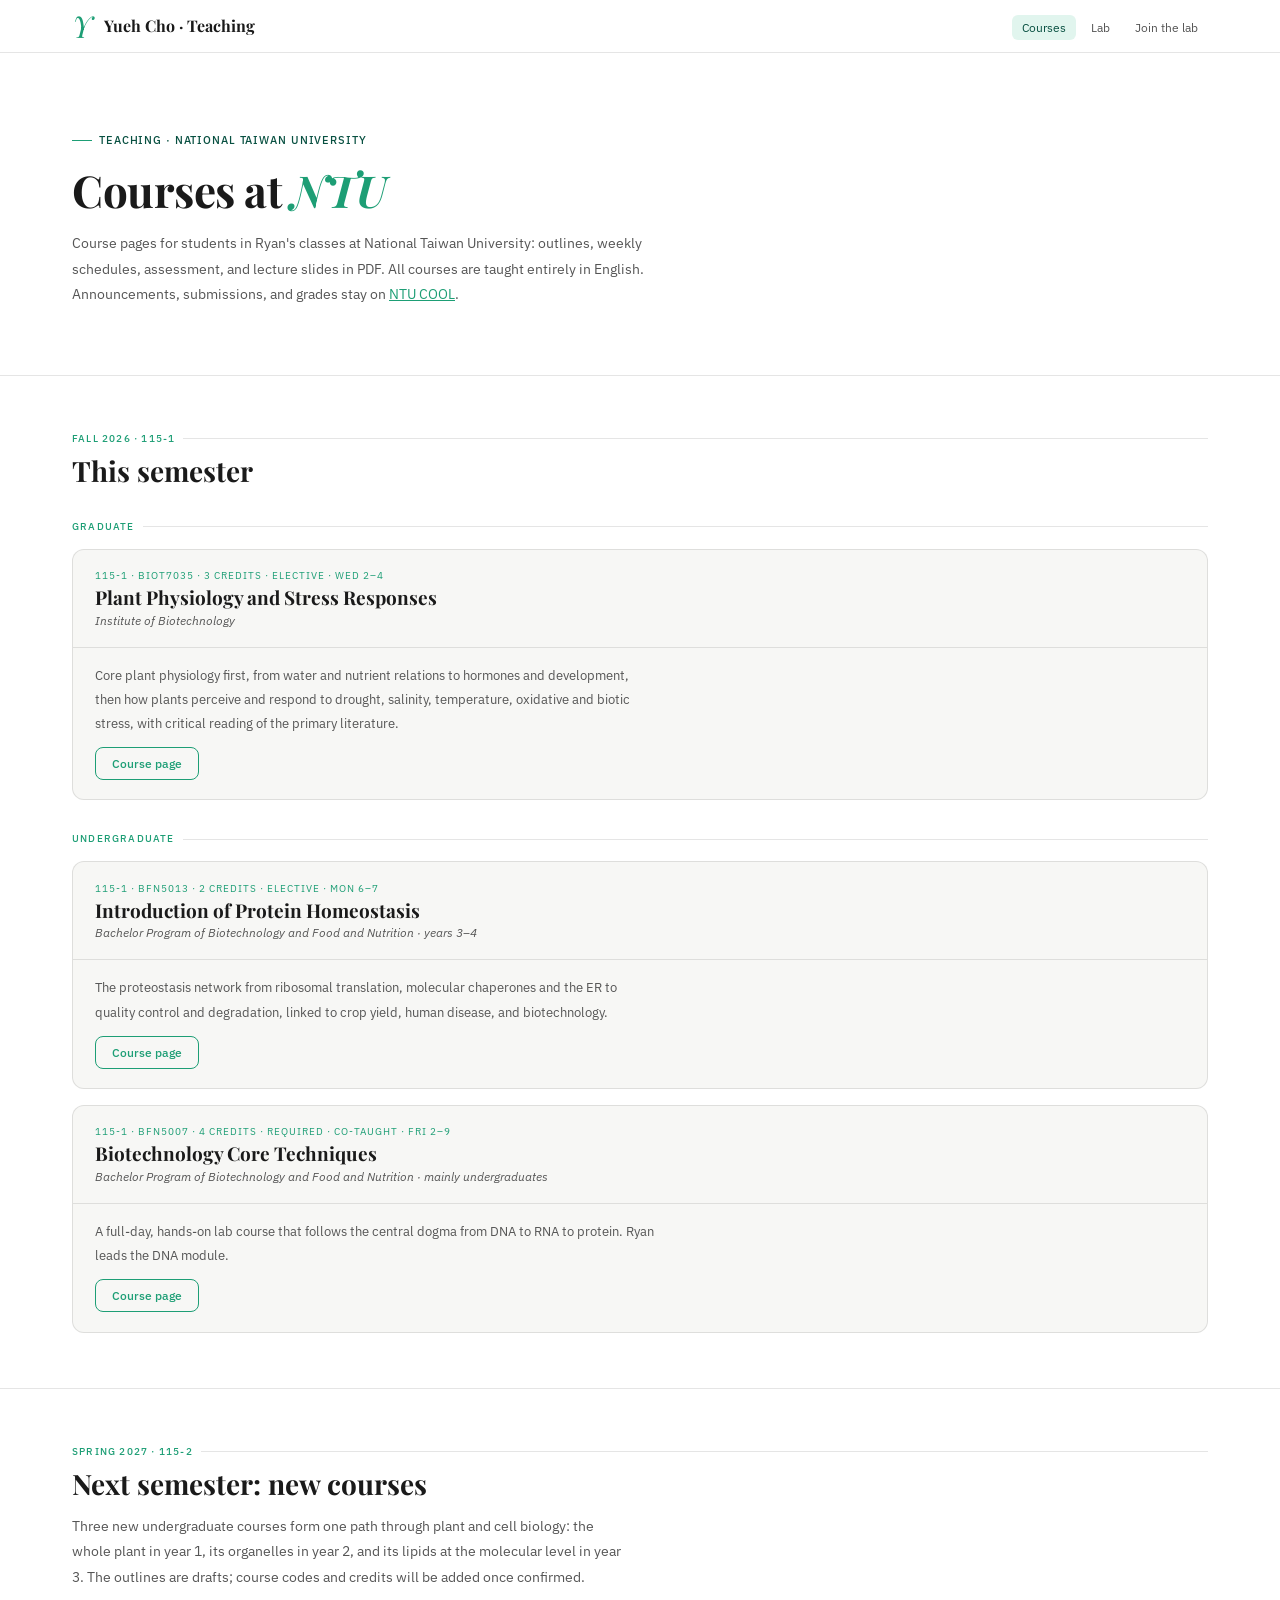
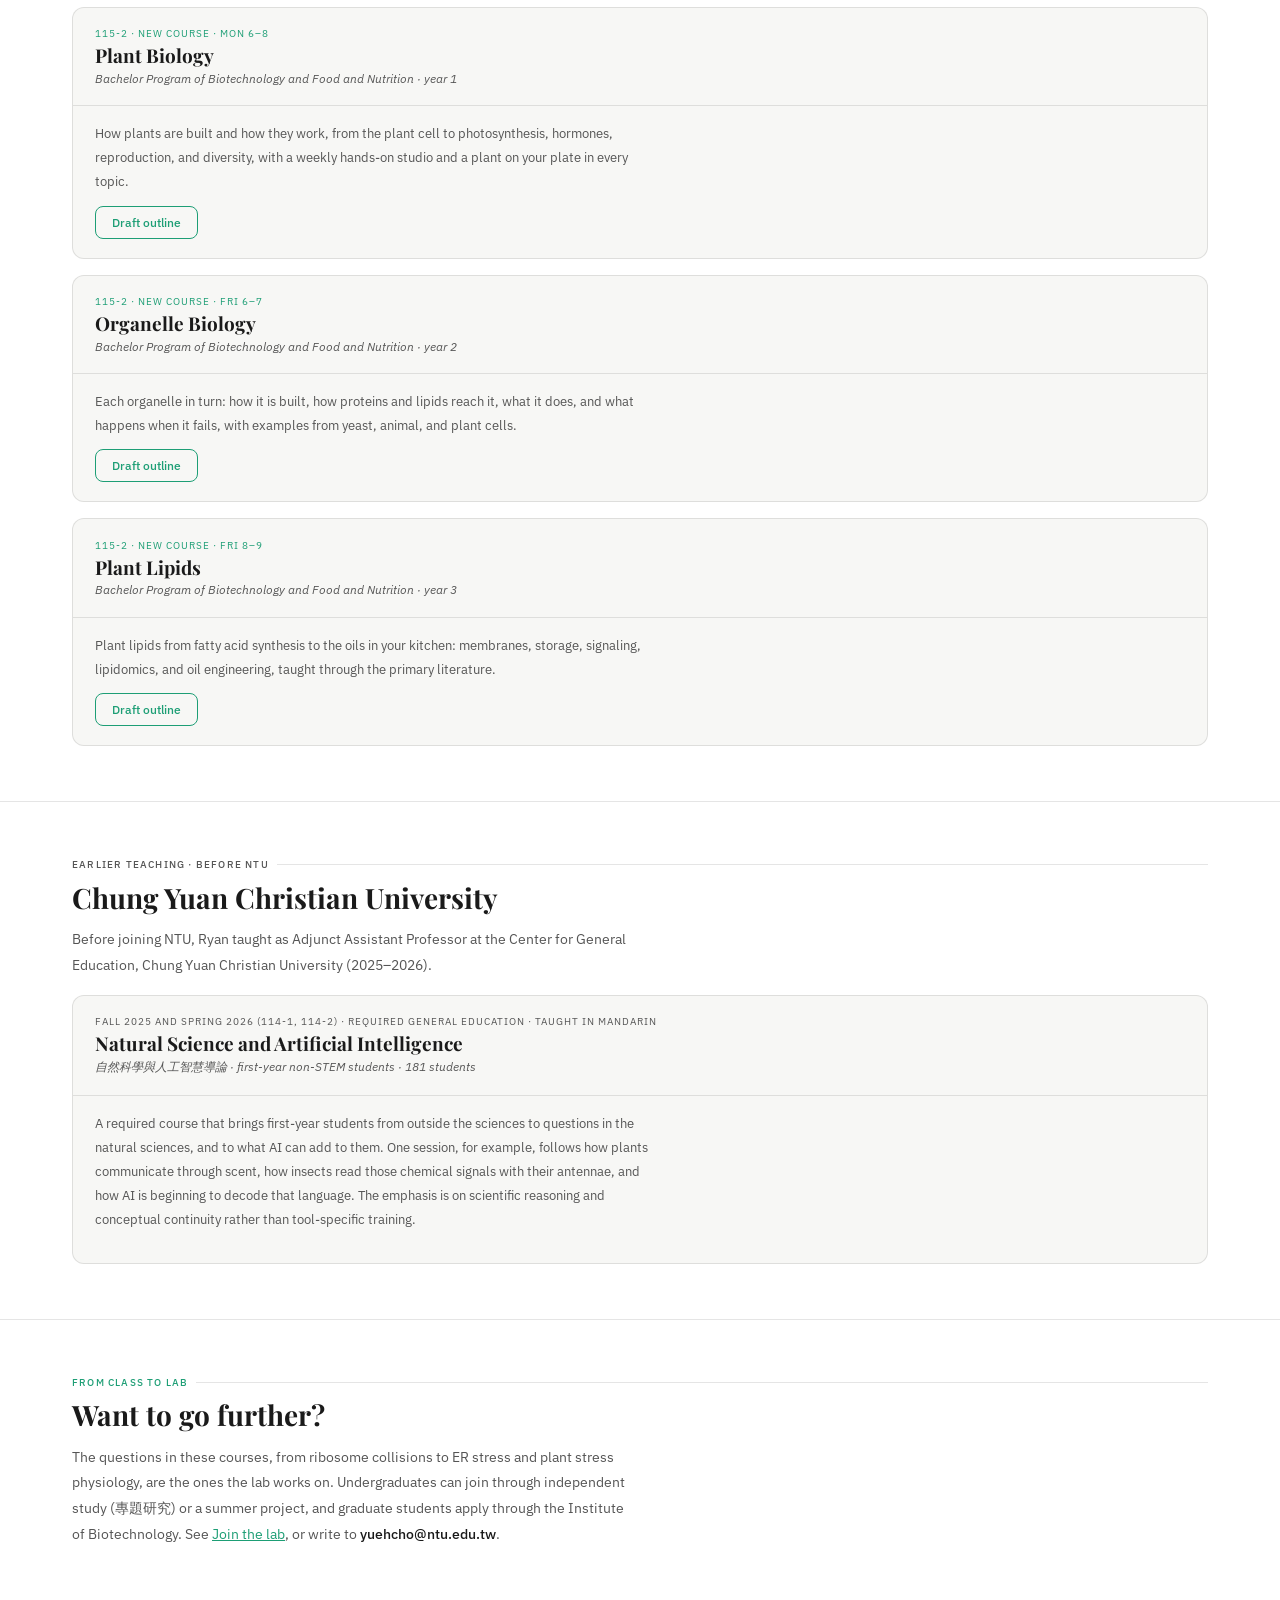
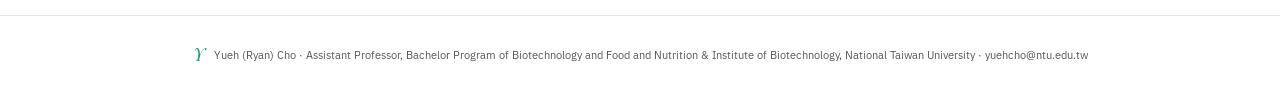
<file: index.html>
<!DOCTYPE html>
<html lang="en">
<head>
<meta charset="UTF-8">
<meta name="viewport" content="width=device-width, initial-scale=1.0">
<title>Teaching · Yueh Cho, National Taiwan University</title>
<meta name="description" content="Course pages for Yueh (Ryan) Cho's classes at National Taiwan University: outlines, weekly schedules, assessment, and lecture slides. All courses are taught in English.">
<meta name="robots" content="index, follow">
<meta name="color-scheme" content="light dark">
<meta name="author" content="Yueh Cho">
<link rel="canonical" href="https://yuehryancho.github.io/teaching/">
<link rel="icon" type="image/png" sizes="32x32" href="/teaching/favicon-32.png">
<link rel="icon" type="image/png" sizes="192x192" href="/teaching/favicon-192.png">
<link rel="apple-touch-icon" href="/teaching/apple-touch-icon.png">
<meta property="og:title" content="Teaching · Yueh Cho">
<meta property="og:description" content="Course pages for Yueh (Ryan) Cho's classes at National Taiwan University.">
<meta property="og:type" content="website">
<meta property="og:url" content="https://yuehryancho.github.io/teaching/">
<meta property="og:locale" content="en_US">
<meta property="og:image" content="https://yuehryancho.github.io/teaching/og-card.jpg">
<meta property="og:image:width" content="1200">
<meta property="og:image:height" content="630">
<meta property="og:image:alt" content="Courses at NTU: course pages by Yueh (Ryan) Cho, taught entirely in English">
<meta name="twitter:card" content="summary_large_image">
<meta name="twitter:title" content="Teaching · Yueh Cho">
<meta name="twitter:description" content="Course pages for Yueh (Ryan) Cho's classes at National Taiwan University.">
<meta name="twitter:site" content="@RyanYuehCho">
<meta name="twitter:creator" content="@RyanYuehCho">
<meta name="twitter:image" content="https://yuehryancho.github.io/teaching/og-card.jpg">
<link rel="preconnect" href="https://fonts.googleapis.com">
<link rel="preconnect" href="https://fonts.gstatic.com" crossorigin>
<link href="https://fonts.googleapis.com/css2?family=Playfair+Display:ital,wght@0,400;0,700;1,400&family=IBM+Plex+Sans:wght@300;400;500&display=swap" rel="stylesheet">
<link rel="stylesheet" href="assets/site.css">
</head>
<body>
<div class="site">

<nav aria-label="Main">
  <a class="nav-wordmark" href="./">
    <span class="nav-y"><i>Y</i></span>
    <span class="nav-name">Yueh Cho · Teaching</span>
  </a>
  <ul class="nav-links">
    <li><a href="./" aria-current="page">Courses</a></li>
    <li><a href="https://yuehryancho.github.io/lab/">Lab</a></li>
    <li><a href="https://yuehryancho.github.io/lab/#join">Join the lab</a></li>
  </ul>
</nav>

<header class="hero">
  <div class="hero-eyebrow"><span class="eyebrow-line"></span><span>Teaching · National Taiwan University</span></div>
  <h1>Courses at <em>NTU</em></h1>
  <p class="hero-sub">Course pages for students in Ryan's classes at National Taiwan University: outlines, weekly schedules, assessment, and lecture slides in PDF. All courses are taught entirely in English. Announcements, submissions, and grades stay on <a href="https://cool.ntu.edu.tw/">NTU COOL</a>.</p>
</header>

<section class="page-section" aria-labelledby="fall-2026">
  <div class="sl">Fall 2026 · 115-1</div>
  <h2 id="fall-2026">This semester</h2>

  <div class="out-section">
    <div class="sl">Graduate</div>
    <div class="proj-list">
      <article class="proj">
        <div class="proj-header">
          <div class="proj-num">115-1 · BIOT7035 · 3 credits · Elective · Wed 2–4</div>
          <h3 class="proj-title"><a href="biot7035/">Plant Physiology and Stress Responses</a></h3>
          <div class="proj-sub">Institute of Biotechnology</div>
        </div>
        <div class="proj-body">
          <p>Core plant physiology first, from water and nutrient relations to hormones and development, then how plants perceive and respond to drought, salinity, temperature, oxidative and biotic stress, with critical reading of the primary literature.</p>
          <a class="btn-o" href="biot7035/">Course page</a>
        </div>
      </article>
    </div>
  </div>

  <div class="out-section">
    <div class="sl">Undergraduate</div>
    <div class="proj-list">
      <article class="proj">
        <div class="proj-header">
          <div class="proj-num">115-1 · BFN5013 · 2 credits · Elective · Mon 6–7</div>
          <h3 class="proj-title"><a href="bfn5013/">Introduction of Protein Homeostasis</a></h3>
          <div class="proj-sub">Bachelor Program of Biotechnology and Food and Nutrition · years 3–4</div>
        </div>
        <div class="proj-body">
          <p>The proteostasis network from ribosomal translation, molecular chaperones and the ER to quality control and degradation, linked to crop yield, human disease, and biotechnology.</p>
          <a class="btn-o" href="bfn5013/">Course page</a>
        </div>
      </article>
      <article class="proj">
        <div class="proj-header">
          <div class="proj-num">115-1 · BFN5007 · 4 credits · Required · Co-taught · Fri 2–9</div>
          <h3 class="proj-title"><a href="bfn5007/">Biotechnology Core Techniques</a></h3>
          <div class="proj-sub">Bachelor Program of Biotechnology and Food and Nutrition · mainly undergraduates</div>
        </div>
        <div class="proj-body">
          <p>A full-day, hands-on lab course that follows the central dogma from DNA to RNA to protein. Ryan leads the DNA module.</p>
          <a class="btn-o" href="bfn5007/">Course page</a>
        </div>
      </article>
    </div>
  </div>
</section>

<section class="page-section" aria-labelledby="spring-2027">
  <div class="sl">Spring 2027 · 115-2</div>
  <h2 id="spring-2027">Next semester: new courses</h2>
  <p>Three new undergraduate courses form one path through plant and cell biology: the whole plant in year 1, its organelles in year 2, and its lipids at the molecular level in year 3. The outlines are drafts; course codes and credits will be added once confirmed.</p>
  <div class="proj-list">
    <article class="proj">
      <div class="proj-header">
        <div class="proj-num">115-2 · New course · Mon 6–8</div>
        <h3 class="proj-title"><a href="plant-biology/">Plant Biology</a></h3>
        <div class="proj-sub">Bachelor Program of Biotechnology and Food and Nutrition · year 1</div>
      </div>
      <div class="proj-body">
        <p>How plants are built and how they work, from the plant cell to photosynthesis, hormones, reproduction, and diversity, with a weekly hands-on studio and a plant on your plate in every topic.</p>
        <a class="btn-o" href="plant-biology/">Draft outline</a>
      </div>
    </article>
    <article class="proj">
      <div class="proj-header">
        <div class="proj-num">115-2 · New course · Fri 6–7</div>
        <h3 class="proj-title"><a href="organelle-biology/">Organelle Biology</a></h3>
        <div class="proj-sub">Bachelor Program of Biotechnology and Food and Nutrition · year 2</div>
      </div>
      <div class="proj-body">
        <p>Each organelle in turn: how it is built, how proteins and lipids reach it, what it does, and what happens when it fails, with examples from yeast, animal, and plant cells.</p>
        <a class="btn-o" href="organelle-biology/">Draft outline</a>
      </div>
    </article>
    <article class="proj">
      <div class="proj-header">
        <div class="proj-num">115-2 · New course · Fri 8–9</div>
        <h3 class="proj-title"><a href="plant-lipids/">Plant Lipids</a></h3>
        <div class="proj-sub">Bachelor Program of Biotechnology and Food and Nutrition · year 3</div>
      </div>
      <div class="proj-body">
        <p>Plant lipids from fatty acid synthesis to the oils in your kitchen: membranes, storage, signaling, lipidomics, and oil engineering, taught through the primary literature.</p>
        <a class="btn-o" href="plant-lipids/">Draft outline</a>
      </div>
    </article>
  </div>
</section>

<section class="page-section" aria-labelledby="earlier">
  <div class="sl sl-past">Earlier teaching · Before NTU</div>
  <h2 id="earlier">Chung Yuan Christian University</h2>
  <p>Before joining NTU, Ryan taught as Adjunct Assistant Professor at the Center for General Education, Chung Yuan Christian University (2025–2026).</p>
  <div class="proj-list">
    <article class="proj proj-past">
      <div class="proj-header">
        <div class="proj-num">Fall 2025 and Spring 2026 (114-1, 114-2) · Required general education · Taught in Mandarin</div>
        <h3 class="proj-title">Natural Science and Artificial Intelligence</h3>
        <div class="proj-sub"><span lang="zh-Hant">自然科學與人工智慧導論</span> · first-year non-STEM students · 181 students</div>
      </div>
      <div class="proj-body">
        <p>A required course that brings first-year students from outside the sciences to questions in the natural sciences, and to what AI can add to them. One session, for example, follows how plants communicate through scent, how insects read those chemical signals with their antennae, and how AI is beginning to decode that language. The emphasis is on scientific reasoning and conceptual continuity rather than tool-specific training.</p>
      </div>
    </article>
  </div>
</section>

<section class="page-section" aria-labelledby="research">
  <div class="sl">From class to lab</div>
  <h2 id="research">Want to go further?</h2>
  <p>The questions in these courses, from ribosome collisions to ER stress and plant stress physiology, are the ones the lab works on. Undergraduates can join through independent study (專題研究) or a summer project, and graduate students apply through the Institute of Biotechnology. See <a href="https://yuehryancho.github.io/lab/#join">Join the lab</a>, or write to <strong>yuehcho@ntu.edu.tw</strong>.</p>
</section>

<footer>
  <p><span class="footer-y"><i>Y</i></span> Yueh (Ryan) Cho · Assistant Professor, Bachelor Program of Biotechnology and Food and Nutrition &amp; Institute of Biotechnology, National Taiwan University · yuehcho@ntu.edu.tw</p>
</footer>

</div>
</body>
</html>
</file>
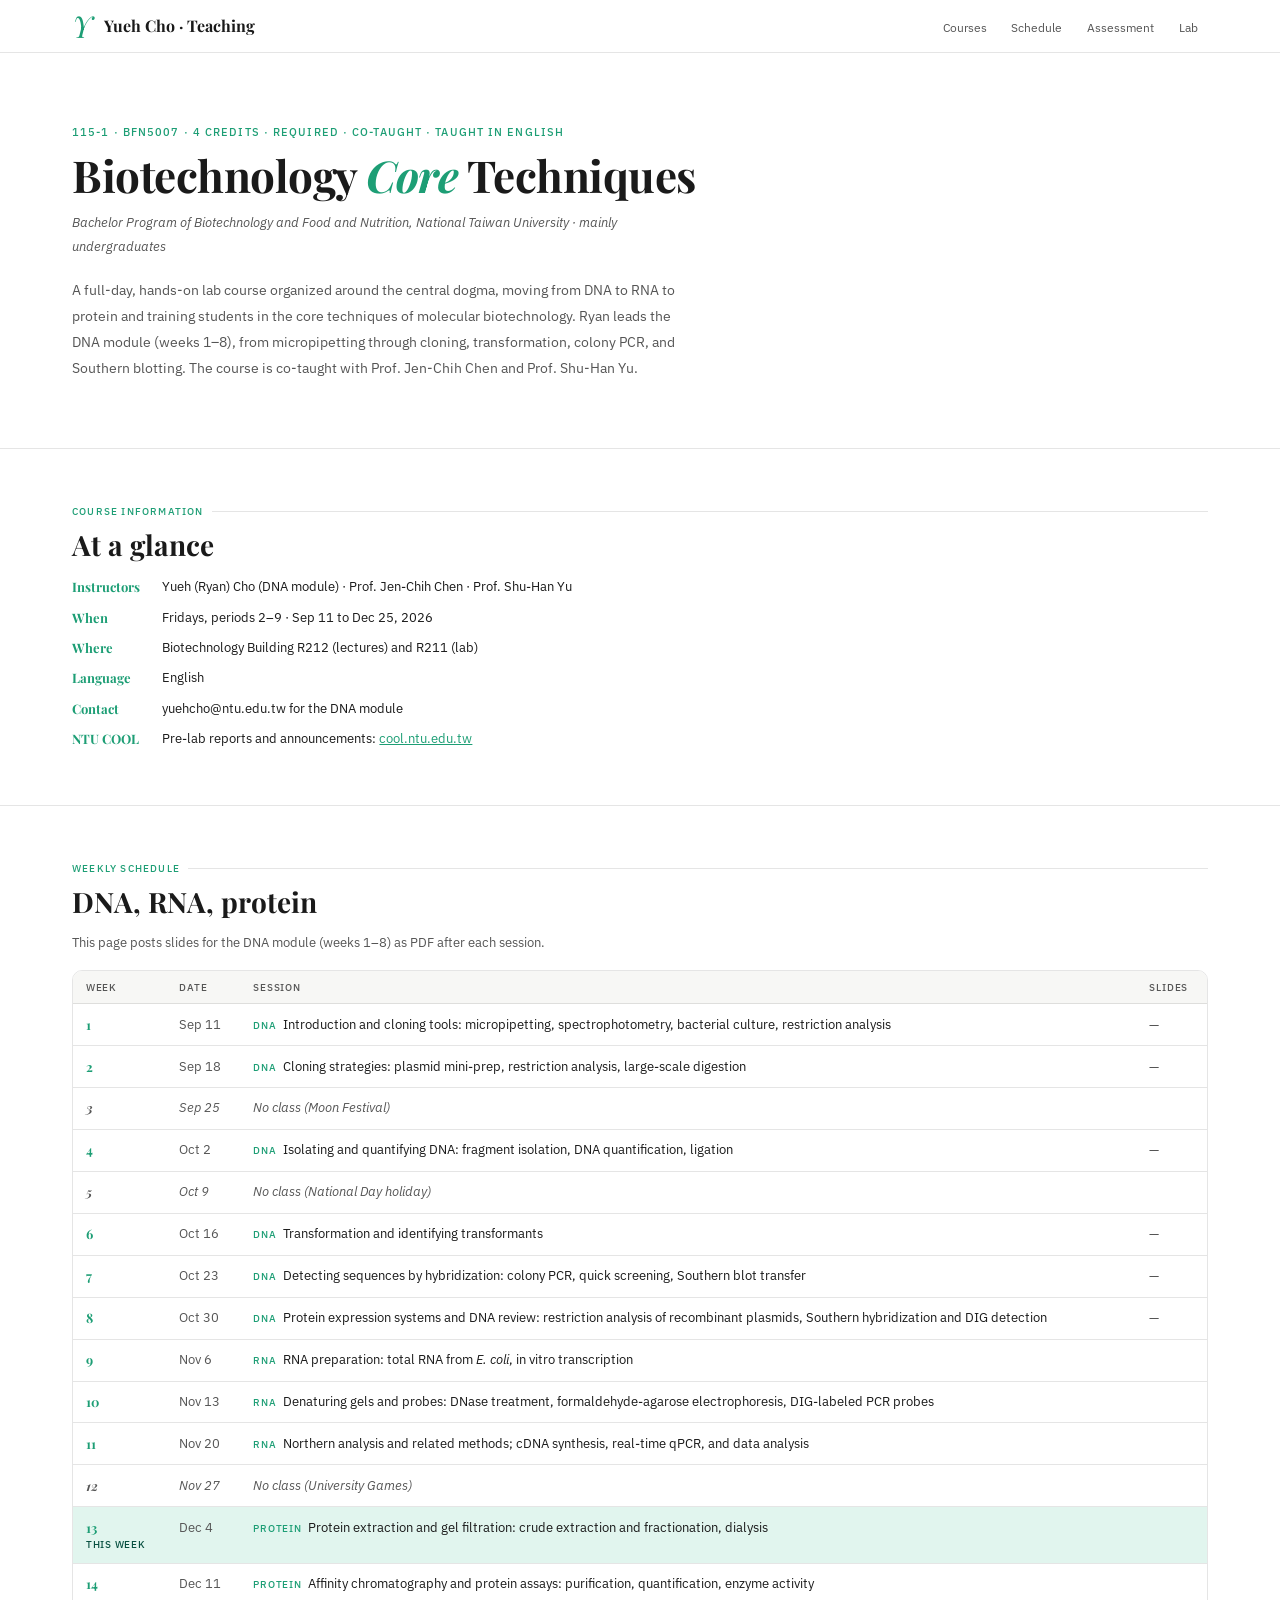
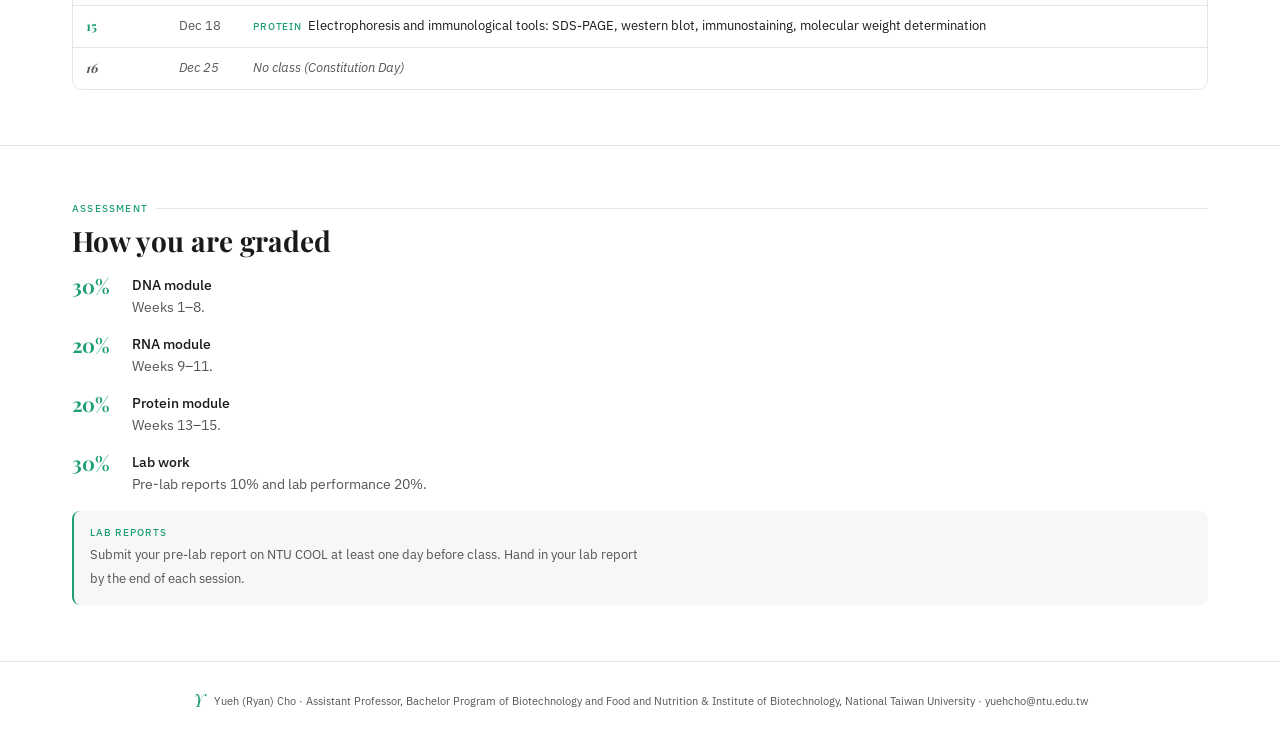
<file: bfn5007/index.html>
<!DOCTYPE html>
<html lang="en">
<head>
<meta charset="UTF-8">
<meta name="viewport" content="width=device-width, initial-scale=1.0">
<title>BFN5007 Biotechnology Core Techniques · Yueh Cho</title>
<meta name="description" content="BFN5007 Biotechnology Core Techniques (NTU, Fall 2026): weekly lab schedule, assessment, lab-report rules, and slides for the DNA module taught by Yueh (Ryan) Cho.">
<meta name="robots" content="index, follow">
<meta name="color-scheme" content="light dark">
<meta name="author" content="Yueh Cho">
<link rel="canonical" href="https://yuehryancho.github.io/teaching/bfn5007/">
<meta property="og:title" content="BFN5007 Biotechnology Core Techniques">
<meta property="og:description" content="Weekly lab schedule, assessment, lab-report rules, and slides for the DNA module. NTU, taught in English.">
<meta property="og:type" content="website">
<meta property="og:url" content="https://yuehryancho.github.io/teaching/bfn5007/">
<meta property="og:image" content="https://yuehryancho.github.io/teaching/og-card.jpg">
<meta property="og:image:width" content="1200">
<meta property="og:image:height" content="630">
<meta name="twitter:card" content="summary_large_image">
<meta name="twitter:site" content="@RyanYuehCho">
<meta name="twitter:image" content="https://yuehryancho.github.io/teaching/og-card.jpg">
<link rel="icon" type="image/png" sizes="32x32" href="/teaching/favicon-32.png">
<link rel="icon" type="image/png" sizes="192x192" href="/teaching/favicon-192.png">
<link rel="apple-touch-icon" href="/teaching/apple-touch-icon.png">
<link rel="preconnect" href="https://fonts.googleapis.com">
<link rel="preconnect" href="https://fonts.gstatic.com" crossorigin>
<link href="https://fonts.googleapis.com/css2?family=Playfair+Display:ital,wght@0,400;0,700;1,400&family=IBM+Plex+Sans:wght@300;400;500&display=swap" rel="stylesheet">
<link rel="stylesheet" href="../assets/site.css">
</head>
<body>
<div class="site">

<nav aria-label="Main">
  <a class="nav-wordmark" href="../">
    <span class="nav-y"><i>Y</i></span>
    <span class="nav-name">Yueh Cho · Teaching</span>
  </a>
  <ul class="nav-links">
    <li><a href="../">Courses</a></li>
    <li><a href="#schedule">Schedule</a></li>
    <li><a href="#assessment">Assessment</a></li>
    <li><a href="https://yuehryancho.github.io/lab/">Lab</a></li>
  </ul>
</nav>

<header class="hero">
  <div class="hero-meta">115-1 · BFN5007 · 4 credits · Required · Co-taught · Taught in English</div>
  <h1>Biotechnology <em>Core</em> Techniques</h1>
  <p class="hero-unit">Bachelor Program of Biotechnology and Food and Nutrition, National Taiwan University · mainly undergraduates</p>
  <p class="hero-sub">A full-day, hands-on lab course organized around the central dogma, moving from DNA to RNA to protein and training students in the core techniques of molecular biotechnology. Ryan leads the DNA module (weeks 1–8), from micropipetting through cloning, transformation, colony PCR, and Southern blotting. The course is co-taught with Prof. Jen-Chih Chen and Prof. Shu-Han Yu.</p>
</header>

<section class="page-section" aria-labelledby="info">
  <div class="sl">Course information</div>
  <h2 id="info">At a glance</h2>
  <dl class="facts">
    <dt>Instructors</dt><dd>Yueh (Ryan) Cho (DNA module) · Prof. Jen-Chih Chen · Prof. Shu-Han Yu</dd>
    <dt>When</dt><dd>Fridays, periods 2–9 · Sep 11 to Dec 25, 2026</dd>
    <dt>Where</dt><dd>Biotechnology Building R212 (lectures) and R211 (lab)</dd>
    <dt>Language</dt><dd>English</dd>
    <dt>Contact</dt><dd>yuehcho@ntu.edu.tw for the DNA module</dd>
    <dt>NTU COOL</dt><dd>Pre-lab reports and announcements: <a href="https://cool.ntu.edu.tw/">cool.ntu.edu.tw</a></dd>
  </dl>
</section>

<section class="page-section" aria-labelledby="schedule">
  <div class="sl">Weekly schedule</div>
  <h2 id="schedule">DNA, RNA, protein</h2>
  <p class="note">This page posts slides for the DNA module (weeks 1–8) as PDF after each session.</p>
  <div class="tbl">
    <table>
      <thead><tr><th scope="col">Week</th><th scope="col">Date</th><th scope="col">Session</th><th scope="col">Slides</th></tr></thead>
      <tbody>
        <tr data-date="2026-09-11"><td class="wk">1</td><td class="dt">Sep 11</td><td><span class="mod">DNA</span>Introduction and cloning tools: micropipetting, spectrophotometry, bacterial culture, restriction analysis</td><td class="slides">—</td></tr>
        <tr data-date="2026-09-18"><td class="wk">2</td><td class="dt">Sep 18</td><td><span class="mod">DNA</span>Cloning strategies: plasmid mini-prep, restriction analysis, large-scale digestion</td><td class="slides">—</td></tr>
        <tr class="off" data-date="2026-09-25"><td class="wk">3</td><td class="dt">Sep 25</td><td>No class (Moon Festival)</td><td class="slides"></td></tr>
        <tr data-date="2026-10-02"><td class="wk">4</td><td class="dt">Oct 2</td><td><span class="mod">DNA</span>Isolating and quantifying DNA: fragment isolation, DNA quantification, ligation</td><td class="slides">—</td></tr>
        <tr class="off" data-date="2026-10-09"><td class="wk">5</td><td class="dt">Oct 9</td><td>No class (National Day holiday)</td><td class="slides"></td></tr>
        <tr data-date="2026-10-16"><td class="wk">6</td><td class="dt">Oct 16</td><td><span class="mod">DNA</span>Transformation and identifying transformants</td><td class="slides">—</td></tr>
        <tr data-date="2026-10-23"><td class="wk">7</td><td class="dt">Oct 23</td><td><span class="mod">DNA</span>Detecting sequences by hybridization: colony PCR, quick screening, Southern blot transfer</td><td class="slides">—</td></tr>
        <tr data-date="2026-10-30"><td class="wk">8</td><td class="dt">Oct 30</td><td><span class="mod">DNA</span>Protein expression systems and DNA review: restriction analysis of recombinant plasmids, Southern hybridization and DIG detection</td><td class="slides">—</td></tr>
        <tr data-date="2026-11-06"><td class="wk">9</td><td class="dt">Nov 6</td><td><span class="mod">RNA</span>RNA preparation: total RNA from <i>E. coli</i>, in vitro transcription</td><td class="slides"></td></tr>
        <tr data-date="2026-11-13"><td class="wk">10</td><td class="dt">Nov 13</td><td><span class="mod">RNA</span>Denaturing gels and probes: DNase treatment, formaldehyde-agarose electrophoresis, DIG-labeled PCR probes</td><td class="slides"></td></tr>
        <tr data-date="2026-11-20"><td class="wk">11</td><td class="dt">Nov 20</td><td><span class="mod">RNA</span>Northern analysis and related methods; cDNA synthesis, real-time qPCR, and data analysis</td><td class="slides"></td></tr>
        <tr class="off" data-date="2026-11-27"><td class="wk">12</td><td class="dt">Nov 27</td><td>No class (University Games)</td><td class="slides"></td></tr>
        <tr data-date="2026-12-04"><td class="wk">13</td><td class="dt">Dec 4</td><td><span class="mod">Protein</span>Protein extraction and gel filtration: crude extraction and fractionation, dialysis</td><td class="slides"></td></tr>
        <tr data-date="2026-12-11"><td class="wk">14</td><td class="dt">Dec 11</td><td><span class="mod">Protein</span>Affinity chromatography and protein assays: purification, quantification, enzyme activity</td><td class="slides"></td></tr>
        <tr data-date="2026-12-18"><td class="wk">15</td><td class="dt">Dec 18</td><td><span class="mod">Protein</span>Electrophoresis and immunological tools: SDS-PAGE, western blot, immunostaining, molecular weight determination</td><td class="slides"></td></tr>
        <tr class="off" data-date="2026-12-25"><td class="wk">16</td><td class="dt">Dec 25</td><td>No class (Constitution Day)</td><td class="slides"></td></tr>
      </tbody>
    </table>
  </div>
</section>

<section class="page-section" aria-labelledby="assessment">
  <div class="sl">Assessment</div>
  <h2 id="assessment">How you are graded</h2>
  <dl class="grades">
    <dt>30%</dt><dd><strong>DNA module</strong>Weeks 1–8.</dd>
    <dt>20%</dt><dd><strong>RNA module</strong>Weeks 9–11.</dd>
    <dt>20%</dt><dd><strong>Protein module</strong>Weeks 13–15.</dd>
    <dt>30%</dt><dd><strong>Lab work</strong>Pre-lab reports 10% and lab performance 20%.</dd>
  </dl>
  <div class="concept">
    <div class="concept-lbl">Lab reports</div>
    <p>Submit your pre-lab report on NTU COOL at least one day before class. Hand in your lab report by the end of each session.</p>
  </div>
</section>

<footer>
  <p><span class="footer-y"><i>Y</i></span> Yueh (Ryan) Cho · Assistant Professor, Bachelor Program of Biotechnology and Food and Nutrition &amp; Institute of Biotechnology, National Taiwan University · yuehcho@ntu.edu.tw</p>
</footer>

</div>
<script src="../assets/week.js"></script>
</body>
</html>
</file>
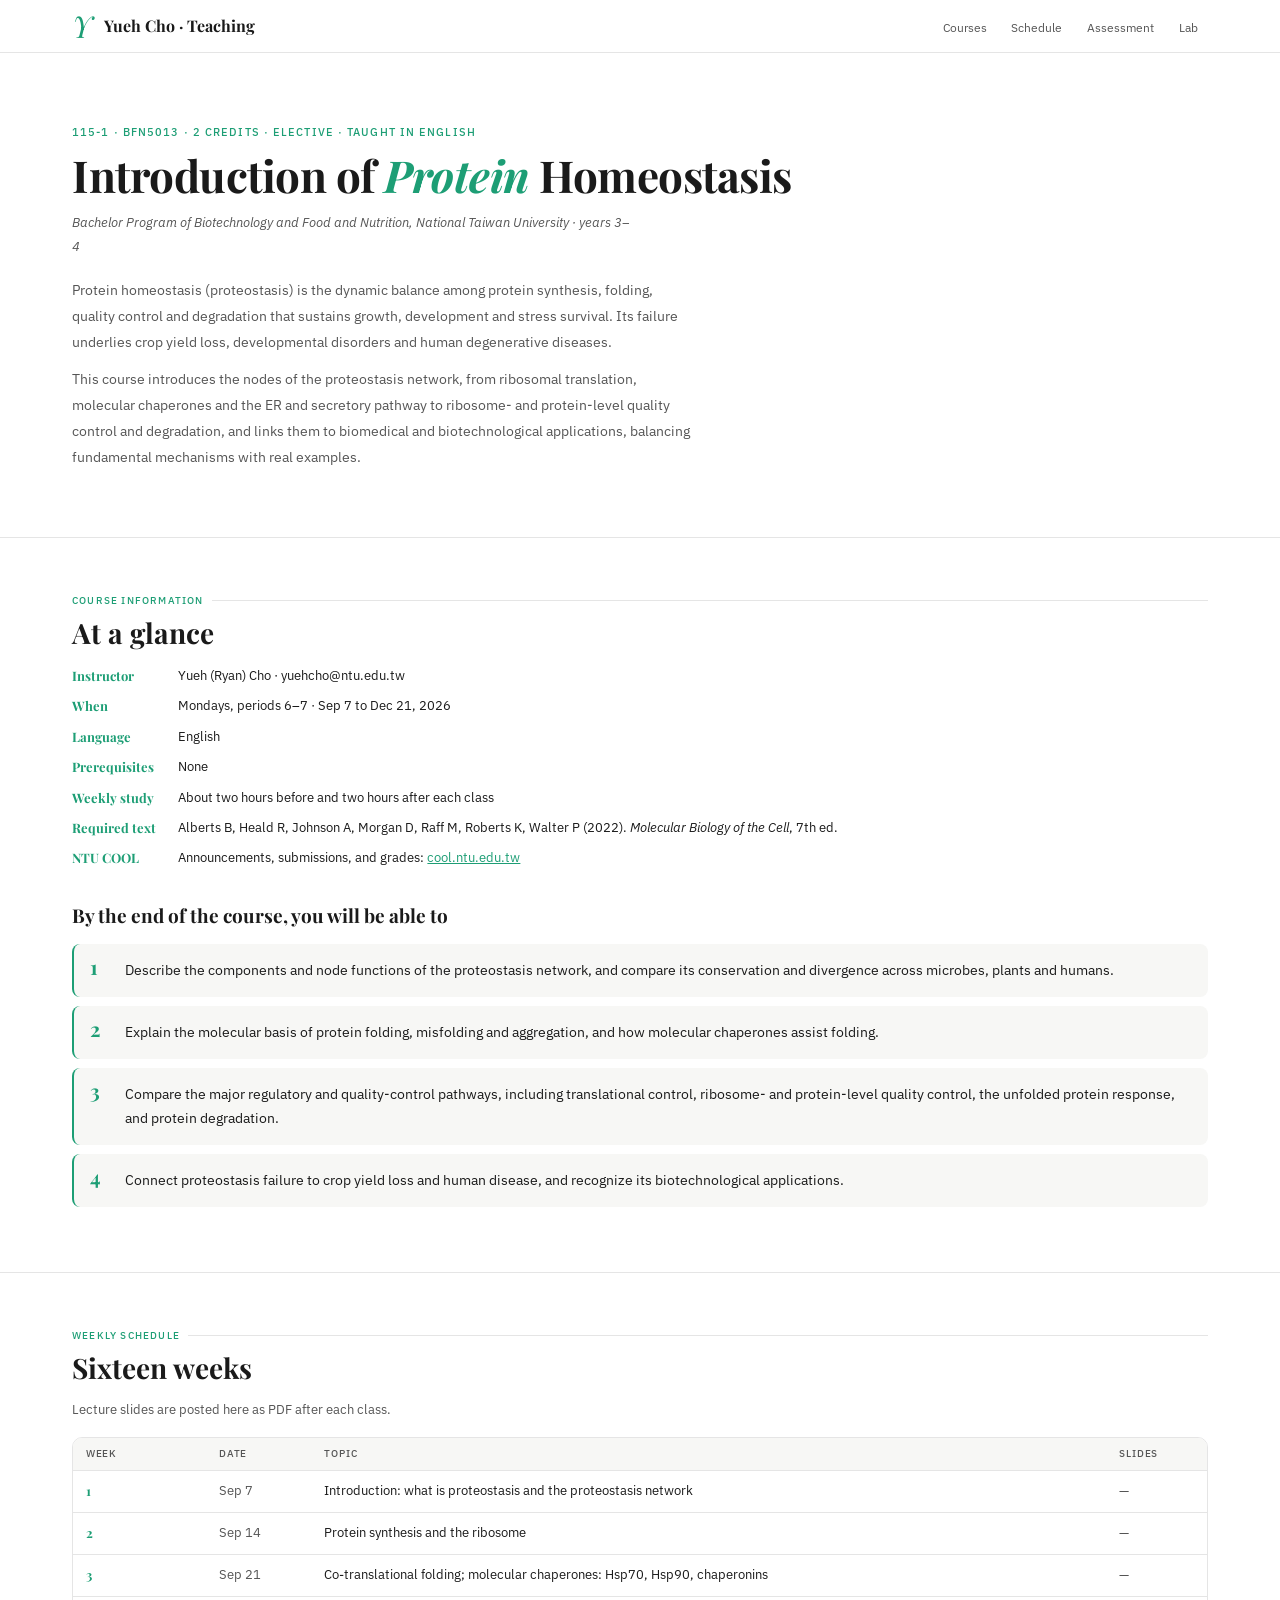
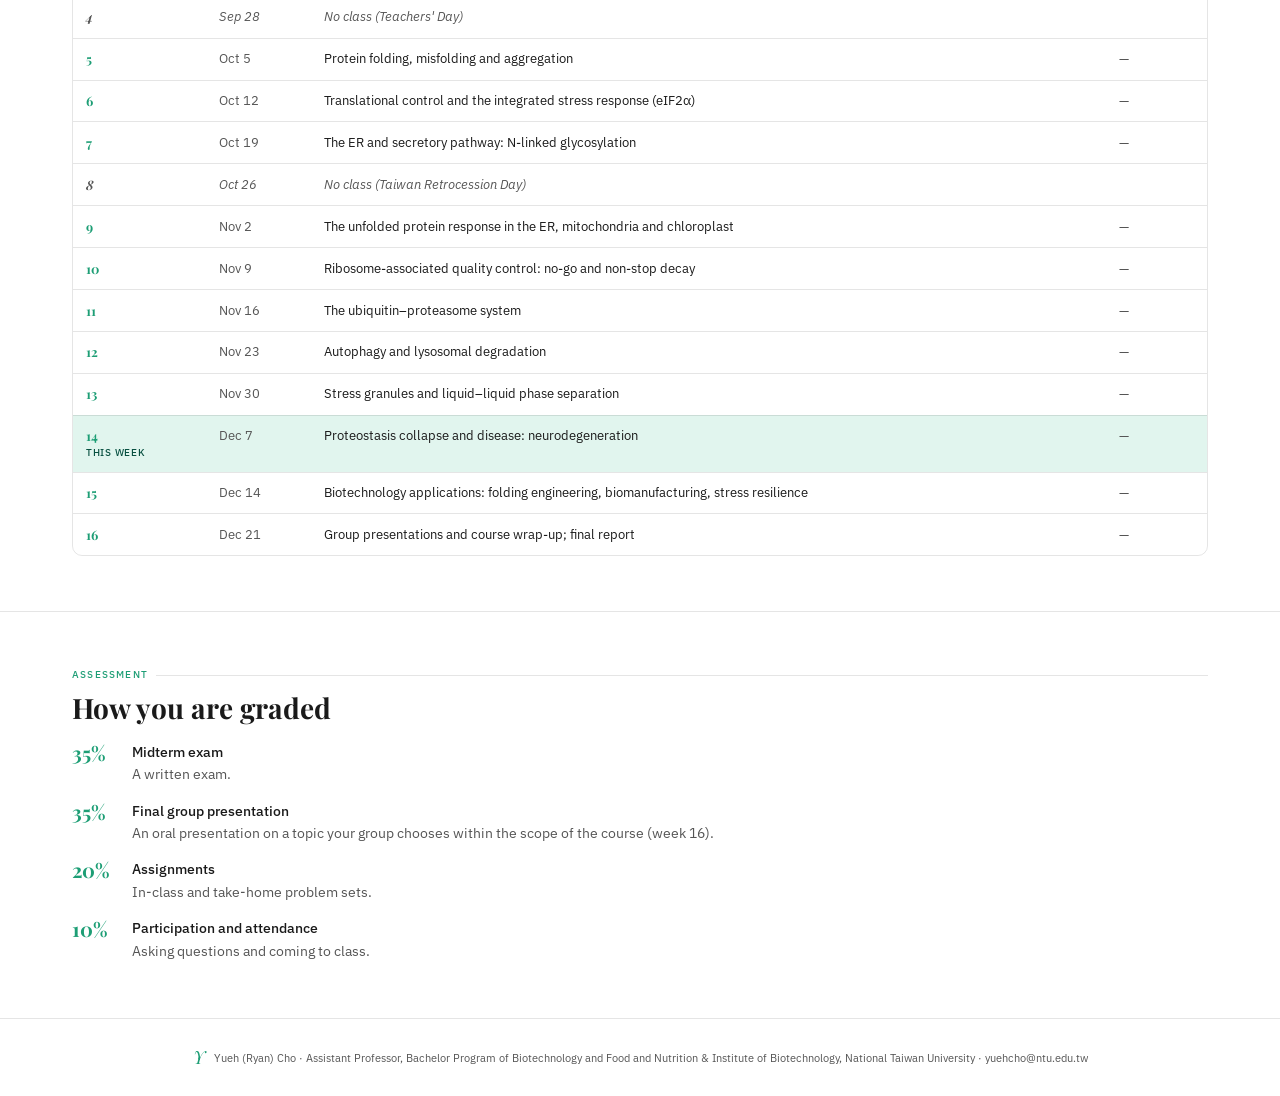
<file: bfn5013/index.html>
<!DOCTYPE html>
<html lang="en">
<head>
<meta charset="UTF-8">
<meta name="viewport" content="width=device-width, initial-scale=1.0">
<title>BFN5013 Introduction of Protein Homeostasis · Yueh Cho</title>
<meta name="description" content="BFN5013 Introduction of Protein Homeostasis (NTU, Fall 2026): course outline, objectives, weekly schedule, assessment, and lecture slides. Taught in English by Yueh (Ryan) Cho.">
<meta name="robots" content="index, follow">
<meta name="color-scheme" content="light dark">
<meta name="author" content="Yueh Cho">
<link rel="canonical" href="https://yuehryancho.github.io/teaching/bfn5013/">
<meta property="og:title" content="BFN5013 Introduction of Protein Homeostasis">
<meta property="og:description" content="Course outline, objectives, weekly schedule, assessment, and lecture slides. NTU, taught in English by Yueh (Ryan) Cho.">
<meta property="og:type" content="website">
<meta property="og:url" content="https://yuehryancho.github.io/teaching/bfn5013/">
<meta property="og:image" content="https://yuehryancho.github.io/teaching/og-card.jpg">
<meta property="og:image:width" content="1200">
<meta property="og:image:height" content="630">
<meta name="twitter:card" content="summary_large_image">
<meta name="twitter:site" content="@RyanYuehCho">
<meta name="twitter:image" content="https://yuehryancho.github.io/teaching/og-card.jpg">
<link rel="icon" type="image/png" sizes="32x32" href="/teaching/favicon-32.png">
<link rel="icon" type="image/png" sizes="192x192" href="/teaching/favicon-192.png">
<link rel="apple-touch-icon" href="/teaching/apple-touch-icon.png">
<link rel="preconnect" href="https://fonts.googleapis.com">
<link rel="preconnect" href="https://fonts.gstatic.com" crossorigin>
<link href="https://fonts.googleapis.com/css2?family=Playfair+Display:ital,wght@0,400;0,700;1,400&family=IBM+Plex+Sans:wght@300;400;500&display=swap" rel="stylesheet">
<link rel="stylesheet" href="../assets/site.css">
</head>
<body>
<div class="site">

<nav aria-label="Main">
  <a class="nav-wordmark" href="../">
    <span class="nav-y"><i>Y</i></span>
    <span class="nav-name">Yueh Cho · Teaching</span>
  </a>
  <ul class="nav-links">
    <li><a href="../">Courses</a></li>
    <li><a href="#schedule">Schedule</a></li>
    <li><a href="#assessment">Assessment</a></li>
    <li><a href="https://yuehryancho.github.io/lab/">Lab</a></li>
  </ul>
</nav>

<header class="hero">
  <div class="hero-meta">115-1 · BFN5013 · 2 credits · Elective · Taught in English</div>
  <h1>Introduction of <em>Protein</em> Homeostasis</h1>
  <p class="hero-unit">Bachelor Program of Biotechnology and Food and Nutrition, National Taiwan University · years 3–4</p>
  <p class="hero-sub">Protein homeostasis (proteostasis) is the dynamic balance among protein synthesis, folding, quality control and degradation that sustains growth, development and stress survival. Its failure underlies crop yield loss, developmental disorders and human degenerative diseases.</p>
  <p class="hero-sub">This course introduces the nodes of the proteostasis network, from ribosomal translation, molecular chaperones and the ER and secretory pathway to ribosome- and protein-level quality control and degradation, and links them to biomedical and biotechnological applications, balancing fundamental mechanisms with real examples.</p>
</header>

<section class="page-section" aria-labelledby="info">
  <div class="sl">Course information</div>
  <h2 id="info">At a glance</h2>
  <dl class="facts">
    <dt>Instructor</dt><dd>Yueh (Ryan) Cho · yuehcho@ntu.edu.tw</dd>
    <dt>When</dt><dd>Mondays, periods 6–7 · Sep 7 to Dec 21, 2026</dd>
    <dt>Language</dt><dd>English</dd>
    <dt>Prerequisites</dt><dd>None</dd>
    <dt>Weekly study</dt><dd>About two hours before and two hours after each class</dd>
    <dt>Required text</dt><dd>Alberts B, Heald R, Johnson A, Morgan D, Raff M, Roberts K, Walter P (2022). <i>Molecular Biology of the Cell</i>, 7th ed.</dd>
    <dt>NTU COOL</dt><dd>Announcements, submissions, and grades: <a href="https://cool.ntu.edu.tw/">cool.ntu.edu.tw</a></dd>
  </dl>

  <h3 style="margin-top:2.2rem">By the end of the course, you will be able to</h3>
  <ol class="objectives">
    <li>Describe the components and node functions of the proteostasis network, and compare its conservation and divergence across microbes, plants and humans.</li>
    <li>Explain the molecular basis of protein folding, misfolding and aggregation, and how molecular chaperones assist folding.</li>
    <li>Compare the major regulatory and quality-control pathways, including translational control, ribosome- and protein-level quality control, the unfolded protein response, and protein degradation.</li>
    <li>Connect proteostasis failure to crop yield loss and human disease, and recognize its biotechnological applications.</li>
  </ol>
</section>

<section class="page-section" aria-labelledby="schedule">
  <div class="sl">Weekly schedule</div>
  <h2 id="schedule">Sixteen weeks</h2>
  <p class="note">Lecture slides are posted here as PDF after each class.</p>
  <div class="tbl">
    <table>
      <thead><tr><th scope="col">Week</th><th scope="col">Date</th><th scope="col">Topic</th><th scope="col">Slides</th></tr></thead>
      <tbody>
        <tr data-date="2026-09-07"><td class="wk">1</td><td class="dt">Sep 7</td><td>Introduction: what is proteostasis and the proteostasis network</td><td class="slides">—</td></tr>
        <tr data-date="2026-09-14"><td class="wk">2</td><td class="dt">Sep 14</td><td>Protein synthesis and the ribosome</td><td class="slides">—</td></tr>
        <tr data-date="2026-09-21"><td class="wk">3</td><td class="dt">Sep 21</td><td>Co-translational folding; molecular chaperones: Hsp70, Hsp90, chaperonins</td><td class="slides">—</td></tr>
        <tr class="off" data-date="2026-09-28"><td class="wk">4</td><td class="dt">Sep 28</td><td>No class (Teachers' Day)</td><td class="slides"></td></tr>
        <tr data-date="2026-10-05"><td class="wk">5</td><td class="dt">Oct 5</td><td>Protein folding, misfolding and aggregation</td><td class="slides">—</td></tr>
        <tr data-date="2026-10-12"><td class="wk">6</td><td class="dt">Oct 12</td><td>Translational control and the integrated stress response (eIF2α)</td><td class="slides">—</td></tr>
        <tr data-date="2026-10-19"><td class="wk">7</td><td class="dt">Oct 19</td><td>The ER and secretory pathway: N-linked glycosylation</td><td class="slides">—</td></tr>
        <tr class="off" data-date="2026-10-26"><td class="wk">8</td><td class="dt">Oct 26</td><td>No class (Taiwan Retrocession Day)</td><td class="slides"></td></tr>
        <tr data-date="2026-11-02"><td class="wk">9</td><td class="dt">Nov 2</td><td>The unfolded protein response in the ER, mitochondria and chloroplast</td><td class="slides">—</td></tr>
        <tr data-date="2026-11-09"><td class="wk">10</td><td class="dt">Nov 9</td><td>Ribosome-associated quality control: no-go and non-stop decay</td><td class="slides">—</td></tr>
        <tr data-date="2026-11-16"><td class="wk">11</td><td class="dt">Nov 16</td><td>The ubiquitin–proteasome system</td><td class="slides">—</td></tr>
        <tr data-date="2026-11-23"><td class="wk">12</td><td class="dt">Nov 23</td><td>Autophagy and lysosomal degradation</td><td class="slides">—</td></tr>
        <tr data-date="2026-11-30"><td class="wk">13</td><td class="dt">Nov 30</td><td>Stress granules and liquid–liquid phase separation</td><td class="slides">—</td></tr>
        <tr data-date="2026-12-07"><td class="wk">14</td><td class="dt">Dec 7</td><td>Proteostasis collapse and disease: neurodegeneration</td><td class="slides">—</td></tr>
        <tr data-date="2026-12-14"><td class="wk">15</td><td class="dt">Dec 14</td><td>Biotechnology applications: folding engineering, biomanufacturing, stress resilience</td><td class="slides">—</td></tr>
        <tr data-date="2026-12-21"><td class="wk">16</td><td class="dt">Dec 21</td><td>Group presentations and course wrap-up; final report</td><td class="slides">—</td></tr>
      </tbody>
    </table>
  </div>
</section>

<section class="page-section" aria-labelledby="assessment">
  <div class="sl">Assessment</div>
  <h2 id="assessment">How you are graded</h2>
  <dl class="grades">
    <dt>35%</dt><dd><strong>Midterm exam</strong>A written exam.</dd>
    <dt>35%</dt><dd><strong>Final group presentation</strong>An oral presentation on a topic your group chooses within the scope of the course (week 16).</dd>
    <dt>20%</dt><dd><strong>Assignments</strong>In-class and take-home problem sets.</dd>
    <dt>10%</dt><dd><strong>Participation and attendance</strong>Asking questions and coming to class.</dd>
  </dl>
</section>

<footer>
  <p><span class="footer-y"><i>Y</i></span> Yueh (Ryan) Cho · Assistant Professor, Bachelor Program of Biotechnology and Food and Nutrition &amp; Institute of Biotechnology, National Taiwan University · yuehcho@ntu.edu.tw</p>
</footer>

</div>
<script src="../assets/week.js"></script>
</body>
</html>
</file>
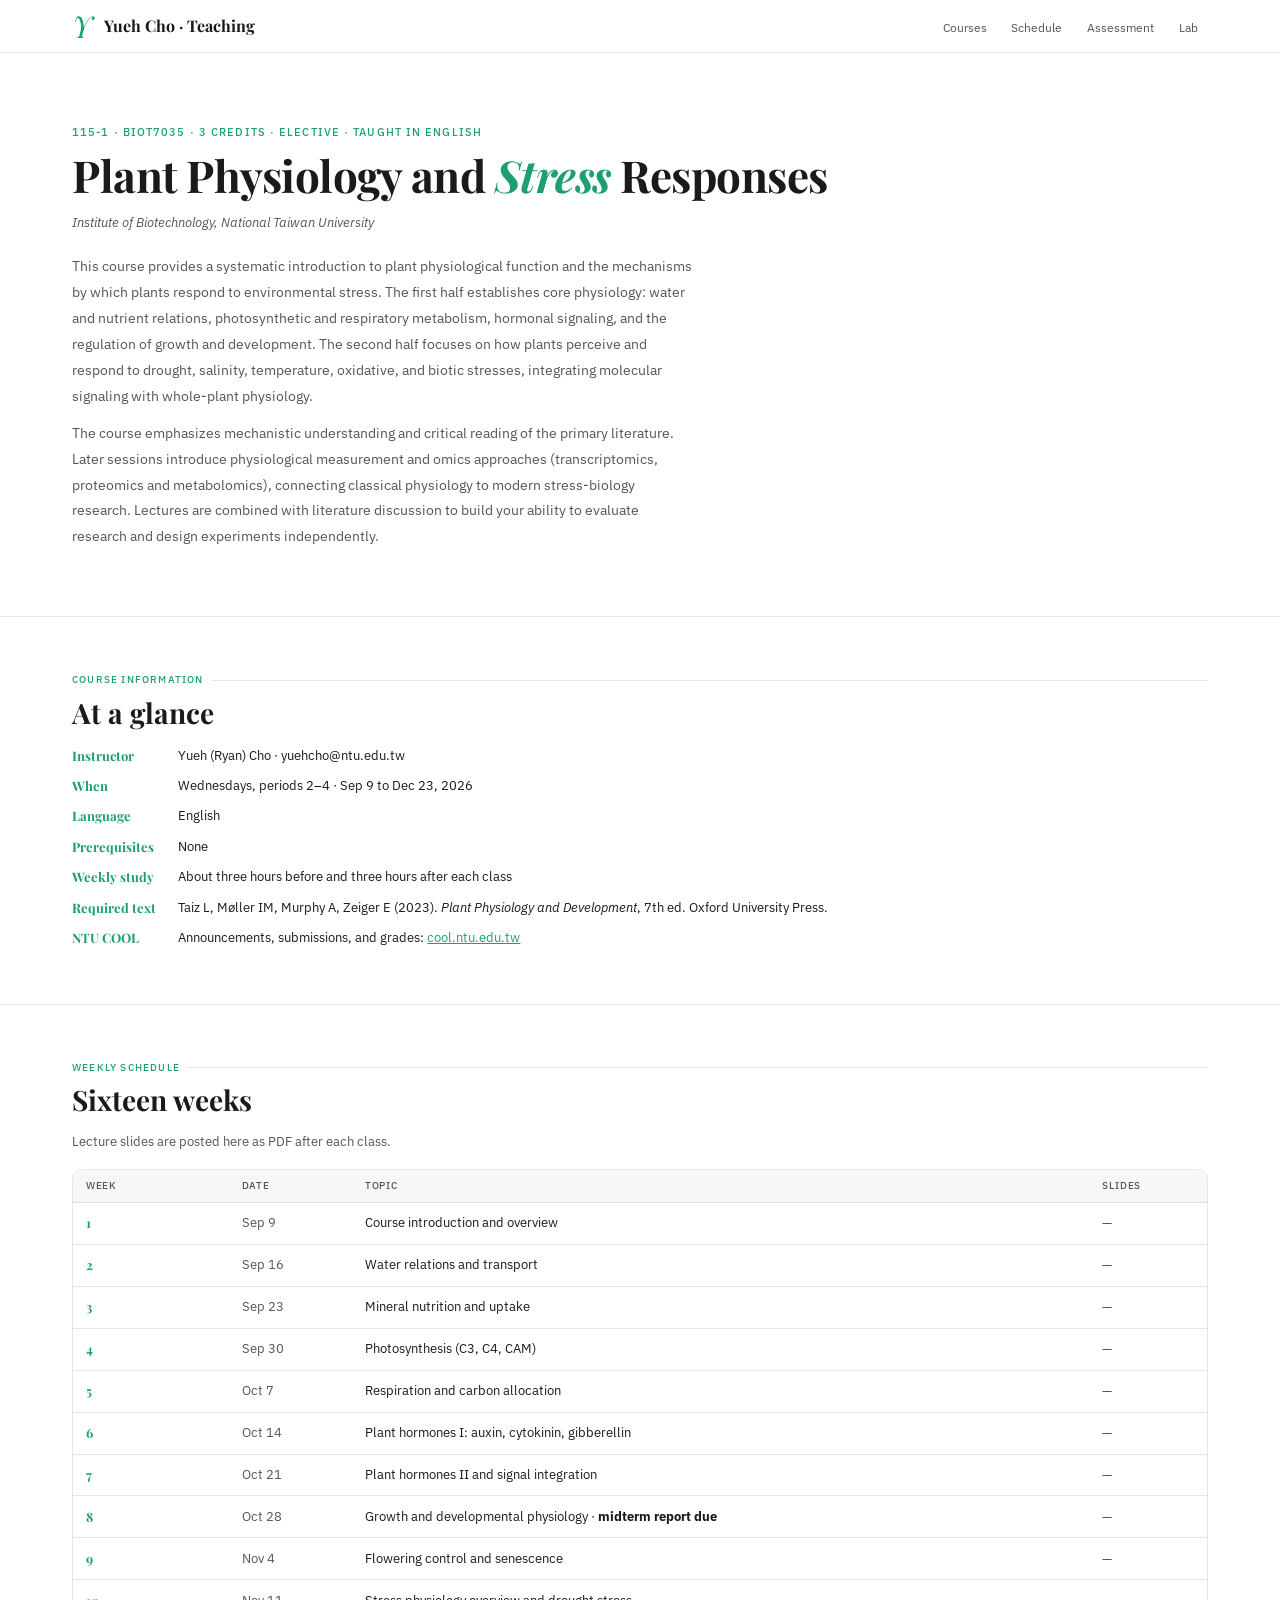
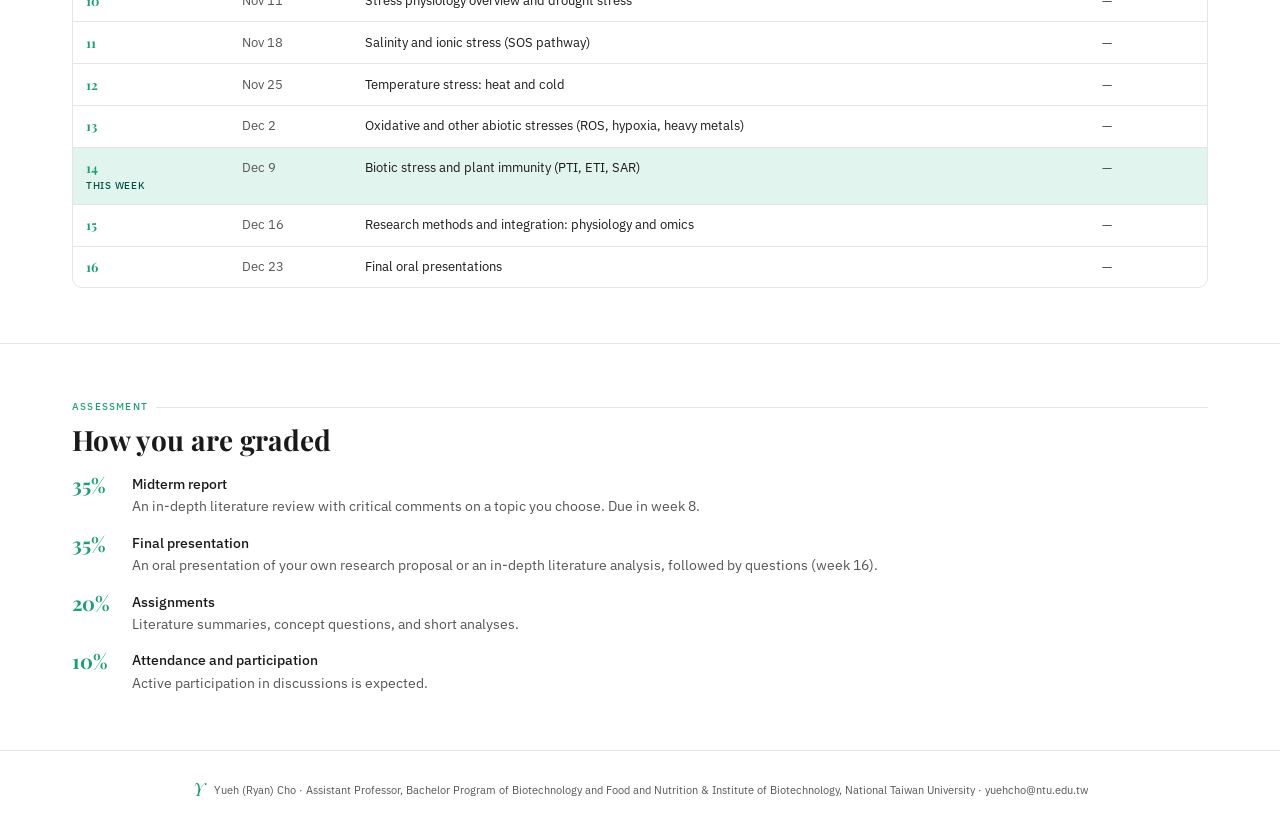
<file: biot7035/index.html>
<!DOCTYPE html>
<html lang="en">
<head>
<meta charset="UTF-8">
<meta name="viewport" content="width=device-width, initial-scale=1.0">
<title>BIOT7035 Plant Physiology and Stress Responses · Yueh Cho</title>
<meta name="description" content="BIOT7035 Plant Physiology and Stress Responses (NTU, Fall 2026): course outline, weekly schedule, assessment, and lecture slides. Taught in English by Yueh (Ryan) Cho.">
<meta name="robots" content="index, follow">
<meta name="color-scheme" content="light dark">
<meta name="author" content="Yueh Cho">
<link rel="canonical" href="https://yuehryancho.github.io/teaching/biot7035/">
<meta property="og:title" content="BIOT7035 Plant Physiology and Stress Responses">
<meta property="og:description" content="Course outline, weekly schedule, assessment, and lecture slides. NTU Institute of Biotechnology, taught in English by Yueh (Ryan) Cho.">
<meta property="og:type" content="website">
<meta property="og:url" content="https://yuehryancho.github.io/teaching/biot7035/">
<meta property="og:image" content="https://yuehryancho.github.io/teaching/og-card.jpg">
<meta property="og:image:width" content="1200">
<meta property="og:image:height" content="630">
<meta name="twitter:card" content="summary_large_image">
<meta name="twitter:site" content="@RyanYuehCho">
<meta name="twitter:image" content="https://yuehryancho.github.io/teaching/og-card.jpg">
<link rel="icon" type="image/png" sizes="32x32" href="/teaching/favicon-32.png">
<link rel="icon" type="image/png" sizes="192x192" href="/teaching/favicon-192.png">
<link rel="apple-touch-icon" href="/teaching/apple-touch-icon.png">
<link rel="preconnect" href="https://fonts.googleapis.com">
<link rel="preconnect" href="https://fonts.gstatic.com" crossorigin>
<link href="https://fonts.googleapis.com/css2?family=Playfair+Display:ital,wght@0,400;0,700;1,400&family=IBM+Plex+Sans:wght@300;400;500&display=swap" rel="stylesheet">
<link rel="stylesheet" href="../assets/site.css">
</head>
<body>
<div class="site">

<nav aria-label="Main">
  <a class="nav-wordmark" href="../">
    <span class="nav-y"><i>Y</i></span>
    <span class="nav-name">Yueh Cho · Teaching</span>
  </a>
  <ul class="nav-links">
    <li><a href="../">Courses</a></li>
    <li><a href="#schedule">Schedule</a></li>
    <li><a href="#assessment">Assessment</a></li>
    <li><a href="https://yuehryancho.github.io/lab/">Lab</a></li>
  </ul>
</nav>

<header class="hero">
  <div class="hero-meta">115-1 · BIOT7035 · 3 credits · Elective · Taught in English</div>
  <h1>Plant Physiology and <em>Stress</em> Responses</h1>
  <p class="hero-unit">Institute of Biotechnology, National Taiwan University</p>
  <p class="hero-sub">This course provides a systematic introduction to plant physiological function and the mechanisms by which plants respond to environmental stress. The first half establishes core physiology: water and nutrient relations, photosynthetic and respiratory metabolism, hormonal signaling, and the regulation of growth and development. The second half focuses on how plants perceive and respond to drought, salinity, temperature, oxidative, and biotic stresses, integrating molecular signaling with whole-plant physiology.</p>
  <p class="hero-sub">The course emphasizes mechanistic understanding and critical reading of the primary literature. Later sessions introduce physiological measurement and omics approaches (transcriptomics, proteomics and metabolomics), connecting classical physiology to modern stress-biology research. Lectures are combined with literature discussion to build your ability to evaluate research and design experiments independently.</p>
</header>

<section class="page-section" aria-labelledby="info">
  <div class="sl">Course information</div>
  <h2 id="info">At a glance</h2>
  <dl class="facts">
    <dt>Instructor</dt><dd>Yueh (Ryan) Cho · yuehcho@ntu.edu.tw</dd>
    <dt>When</dt><dd>Wednesdays, periods 2–4 · Sep 9 to Dec 23, 2026</dd>
    <dt>Language</dt><dd>English</dd>
    <dt>Prerequisites</dt><dd>None</dd>
    <dt>Weekly study</dt><dd>About three hours before and three hours after each class</dd>
    <dt>Required text</dt><dd>Taiz L, Møller IM, Murphy A, Zeiger E (2023). <i>Plant Physiology and Development</i>, 7th ed. Oxford University Press.</dd>
    <dt>NTU COOL</dt><dd>Announcements, submissions, and grades: <a href="https://cool.ntu.edu.tw/">cool.ntu.edu.tw</a></dd>
  </dl>
</section>

<section class="page-section" aria-labelledby="schedule">
  <div class="sl">Weekly schedule</div>
  <h2 id="schedule">Sixteen weeks</h2>
  <p class="note">Lecture slides are posted here as PDF after each class.</p>
  <div class="tbl">
    <table>
      <thead><tr><th scope="col">Week</th><th scope="col">Date</th><th scope="col">Topic</th><th scope="col">Slides</th></tr></thead>
      <tbody>
        <tr data-date="2026-09-09"><td class="wk">1</td><td class="dt">Sep 9</td><td>Course introduction and overview</td><td class="slides">—</td></tr>
        <tr data-date="2026-09-16"><td class="wk">2</td><td class="dt">Sep 16</td><td>Water relations and transport</td><td class="slides">—</td></tr>
        <tr data-date="2026-09-23"><td class="wk">3</td><td class="dt">Sep 23</td><td>Mineral nutrition and uptake</td><td class="slides">—</td></tr>
        <tr data-date="2026-09-30"><td class="wk">4</td><td class="dt">Sep 30</td><td>Photosynthesis (C3, C4, CAM)</td><td class="slides">—</td></tr>
        <tr data-date="2026-10-07"><td class="wk">5</td><td class="dt">Oct 7</td><td>Respiration and carbon allocation</td><td class="slides">—</td></tr>
        <tr data-date="2026-10-14"><td class="wk">6</td><td class="dt">Oct 14</td><td>Plant hormones I: auxin, cytokinin, gibberellin</td><td class="slides">—</td></tr>
        <tr data-date="2026-10-21"><td class="wk">7</td><td class="dt">Oct 21</td><td>Plant hormones II and signal integration</td><td class="slides">—</td></tr>
        <tr data-date="2026-10-28"><td class="wk">8</td><td class="dt">Oct 28</td><td>Growth and developmental physiology · <strong>midterm report due</strong></td><td class="slides">—</td></tr>
        <tr data-date="2026-11-04"><td class="wk">9</td><td class="dt">Nov 4</td><td>Flowering control and senescence</td><td class="slides">—</td></tr>
        <tr data-date="2026-11-11"><td class="wk">10</td><td class="dt">Nov 11</td><td>Stress physiology overview and drought stress</td><td class="slides">—</td></tr>
        <tr data-date="2026-11-18"><td class="wk">11</td><td class="dt">Nov 18</td><td>Salinity and ionic stress (SOS pathway)</td><td class="slides">—</td></tr>
        <tr data-date="2026-11-25"><td class="wk">12</td><td class="dt">Nov 25</td><td>Temperature stress: heat and cold</td><td class="slides">—</td></tr>
        <tr data-date="2026-12-02"><td class="wk">13</td><td class="dt">Dec 2</td><td>Oxidative and other abiotic stresses (ROS, hypoxia, heavy metals)</td><td class="slides">—</td></tr>
        <tr data-date="2026-12-09"><td class="wk">14</td><td class="dt">Dec 9</td><td>Biotic stress and plant immunity (PTI, ETI, SAR)</td><td class="slides">—</td></tr>
        <tr data-date="2026-12-16"><td class="wk">15</td><td class="dt">Dec 16</td><td>Research methods and integration: physiology and omics</td><td class="slides">—</td></tr>
        <tr data-date="2026-12-23"><td class="wk">16</td><td class="dt">Dec 23</td><td>Final oral presentations</td><td class="slides">—</td></tr>
      </tbody>
    </table>
  </div>
</section>

<section class="page-section" aria-labelledby="assessment">
  <div class="sl">Assessment</div>
  <h2 id="assessment">How you are graded</h2>
  <dl class="grades">
    <dt>35%</dt><dd><strong>Midterm report</strong>An in-depth literature review with critical comments on a topic you choose. Due in week 8.</dd>
    <dt>35%</dt><dd><strong>Final presentation</strong>An oral presentation of your own research proposal or an in-depth literature analysis, followed by questions (week 16).</dd>
    <dt>20%</dt><dd><strong>Assignments</strong>Literature summaries, concept questions, and short analyses.</dd>
    <dt>10%</dt><dd><strong>Attendance and participation</strong>Active participation in discussions is expected.</dd>
  </dl>
</section>

<footer>
  <p><span class="footer-y"><i>Y</i></span> Yueh (Ryan) Cho · Assistant Professor, Bachelor Program of Biotechnology and Food and Nutrition &amp; Institute of Biotechnology, National Taiwan University · yuehcho@ntu.edu.tw</p>
</footer>

</div>
<script src="../assets/week.js"></script>
</body>
</html>
</file>
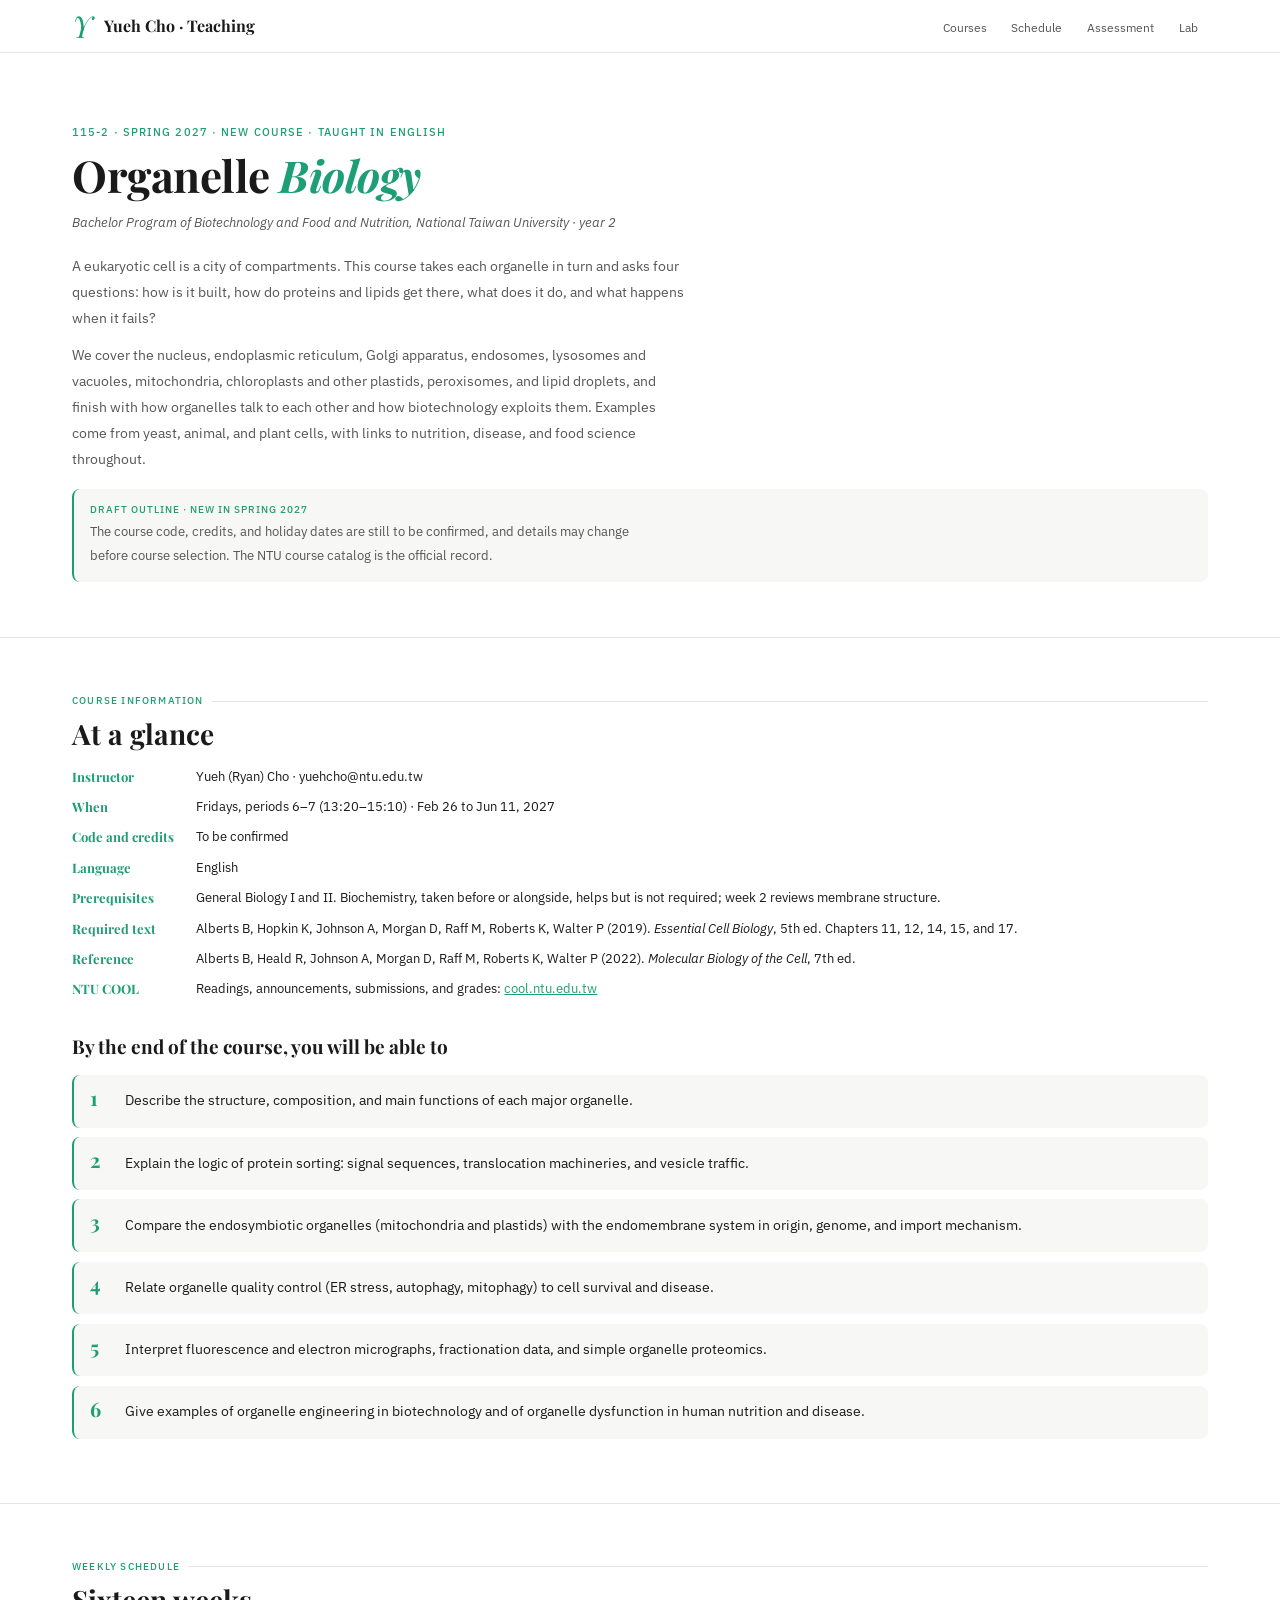
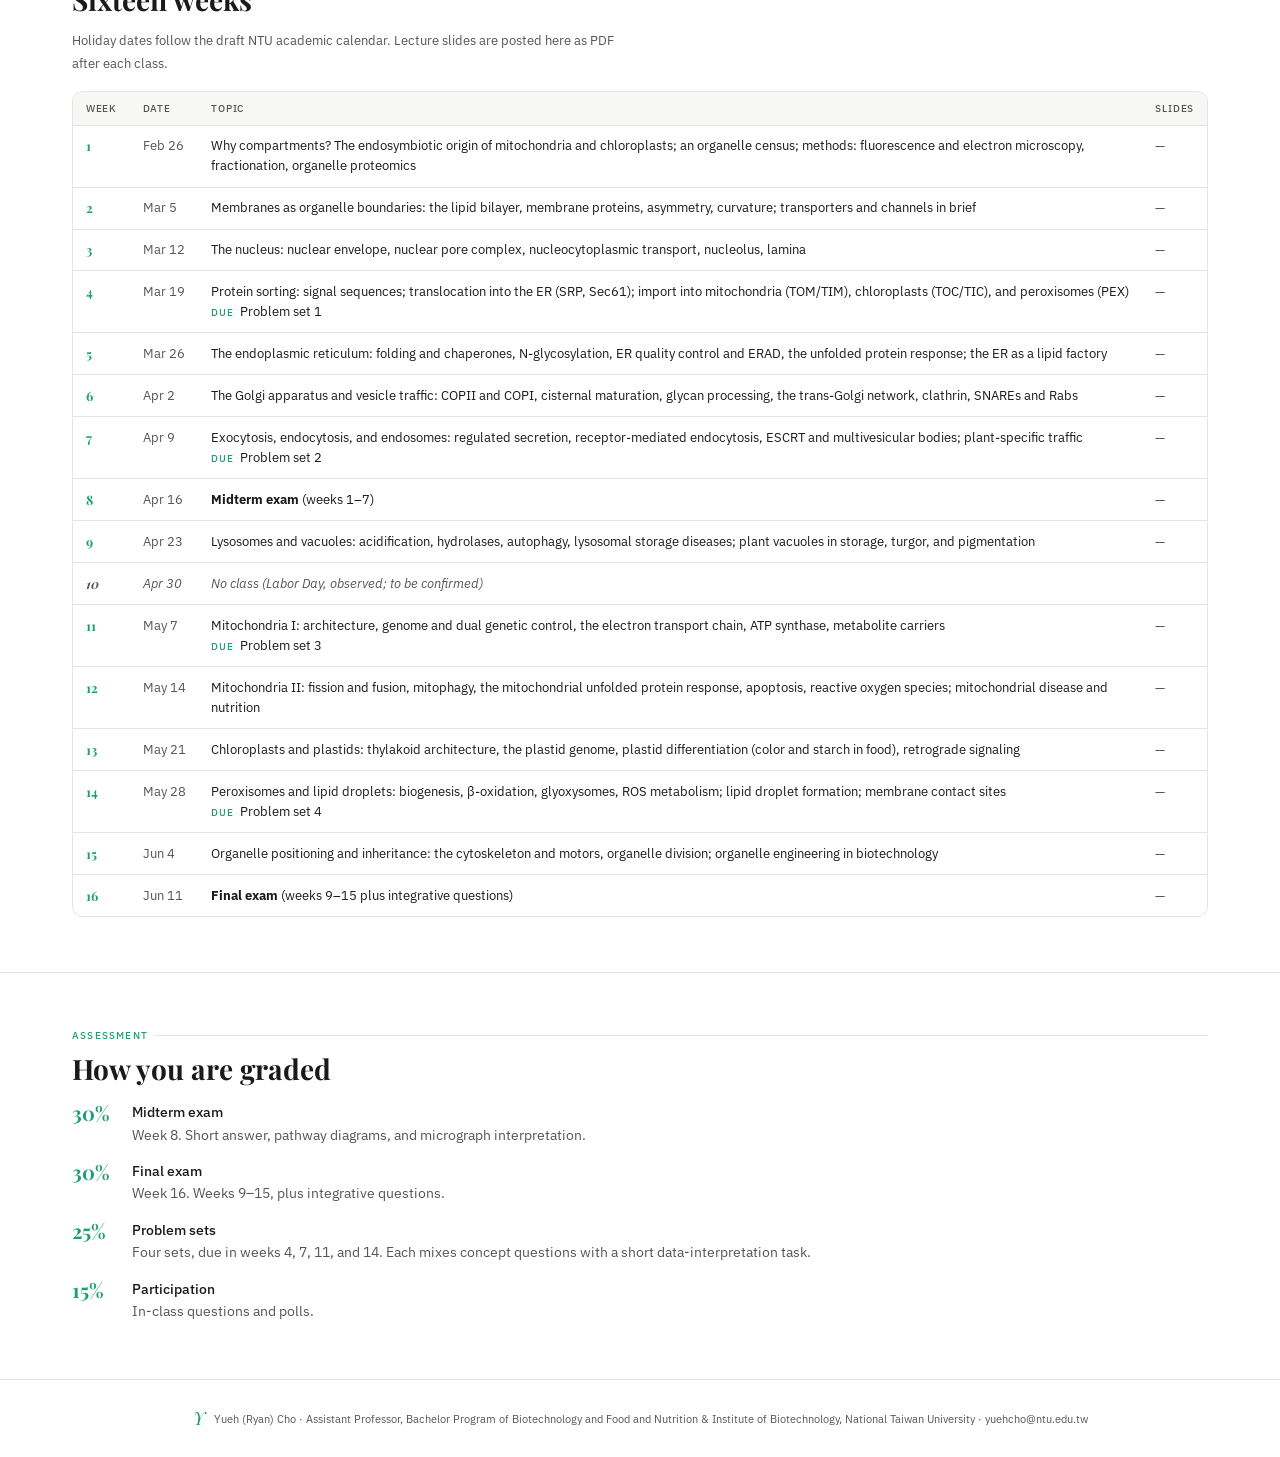
<file: organelle-biology/index.html>
<!DOCTYPE html>
<html lang="en">
<head>
<meta charset="UTF-8">
<meta name="viewport" content="width=device-width, initial-scale=1.0">
<title>Organelle Biology · Yueh Cho</title>
<meta name="description" content="Organelle Biology (NTU, Spring 2027, new course): draft outline, weekly schedule, and assessment. Taught in English by Yueh (Ryan) Cho.">
<!-- Draft: keep out of search results until the course code and credits are confirmed -->
<meta name="robots" content="noindex, follow">
<meta name="color-scheme" content="light dark">
<meta name="author" content="Yueh Cho">
<link rel="canonical" href="https://yuehryancho.github.io/teaching/organelle-biology/">
<meta property="og:title" content="Organelle Biology">
<meta property="og:description" content="Draft outline, weekly schedule, and assessment. NTU, Spring 2027, taught in English by Yueh (Ryan) Cho.">
<meta property="og:type" content="website">
<meta property="og:url" content="https://yuehryancho.github.io/teaching/organelle-biology/">
<meta property="og:image" content="https://yuehryancho.github.io/teaching/og-card.jpg">
<meta property="og:image:width" content="1200">
<meta property="og:image:height" content="630">
<meta name="twitter:card" content="summary_large_image">
<meta name="twitter:site" content="@RyanYuehCho">
<meta name="twitter:image" content="https://yuehryancho.github.io/teaching/og-card.jpg">
<link rel="icon" type="image/png" sizes="32x32" href="/teaching/favicon-32.png">
<link rel="icon" type="image/png" sizes="192x192" href="/teaching/favicon-192.png">
<link rel="apple-touch-icon" href="/teaching/apple-touch-icon.png">
<link rel="preconnect" href="https://fonts.googleapis.com">
<link rel="preconnect" href="https://fonts.gstatic.com" crossorigin>
<link href="https://fonts.googleapis.com/css2?family=Playfair+Display:ital,wght@0,400;0,700;1,400&family=IBM+Plex+Sans:wght@300;400;500&display=swap" rel="stylesheet">
<link rel="stylesheet" href="../assets/site.css">
</head>
<body>
<div class="site">

<nav aria-label="Main">
  <a class="nav-wordmark" href="../">
    <span class="nav-y"><i>Y</i></span>
    <span class="nav-name">Yueh Cho · Teaching</span>
  </a>
  <ul class="nav-links">
    <li><a href="../">Courses</a></li>
    <li><a href="#schedule">Schedule</a></li>
    <li><a href="#assessment">Assessment</a></li>
    <li><a href="https://yuehryancho.github.io/lab/">Lab</a></li>
  </ul>
</nav>
<header class="hero">
  <div class="hero-meta">115-2 · Spring 2027 · New course · Taught in English</div>
  <h1>Organelle <em>Biology</em></h1>
  <p class="hero-unit">Bachelor Program of Biotechnology and Food and Nutrition, National Taiwan University · year&nbsp;2</p>
  <p class="hero-sub">A eukaryotic cell is a city of compartments. This course takes each organelle in turn and asks four questions: how is it built, how do proteins and lipids get there, what does it do, and what happens when it fails?</p>
  <p class="hero-sub">We cover the nucleus, endoplasmic reticulum, Golgi apparatus, endosomes, lysosomes and vacuoles, mitochondria, chloroplasts and other plastids, peroxisomes, and lipid droplets, and finish with how organelles talk to each other and how biotechnology exploits them. Examples come from yeast, animal, and plant cells, with links to nutrition, disease, and food science throughout.</p>
  <div class="concept draft">
    <div class="concept-lbl">Draft outline · New in Spring 2027</div>
    <p>The course code, credits, and holiday dates are still to be confirmed, and details may change before course selection. The NTU course catalog is the official record.</p>
  </div>
</header>

<section class="page-section" aria-labelledby="info">
  <div class="sl">Course information</div>
  <h2 id="info">At a glance</h2>
  <dl class="facts">
    <dt>Instructor</dt><dd>Yueh (Ryan) Cho · yuehcho@ntu.edu.tw</dd>
    <dt>When</dt><dd>Fridays, periods 6–7 (13:20–15:10) · Feb 26 to Jun 11, 2027</dd>
    <dt>Code and credits</dt><dd>To be confirmed</dd>
    <dt>Language</dt><dd>English</dd>
    <dt>Prerequisites</dt><dd>General Biology I and II. Biochemistry, taken before or alongside, helps but is not required; week 2 reviews membrane structure.</dd>
    <dt>Required text</dt><dd>Alberts B, Hopkin K, Johnson A, Morgan D, Raff M, Roberts K, Walter P (2019). <i>Essential Cell Biology</i>, 5th ed. Chapters 11, 12, 14, 15, and 17.</dd>
    <dt>Reference</dt><dd>Alberts B, Heald R, Johnson A, Morgan D, Raff M, Roberts K, Walter P (2022). <i>Molecular Biology of the Cell</i>, 7th ed.</dd>
    <dt>NTU COOL</dt><dd>Readings, announcements, submissions, and grades: <a href="https://cool.ntu.edu.tw/">cool.ntu.edu.tw</a></dd>
  </dl>

  <h3 style="margin-top:2.2rem">By the end of the course, you will be able to</h3>
  <ol class="objectives">
    <li>Describe the structure, composition, and main functions of each major organelle.</li>
    <li>Explain the logic of protein sorting: signal sequences, translocation machineries, and vesicle traffic.</li>
    <li>Compare the endosymbiotic organelles (mitochondria and plastids) with the endomembrane system in origin, genome, and import mechanism.</li>
    <li>Relate organelle quality control (ER stress, autophagy, mitophagy) to cell survival and disease.</li>
    <li>Interpret fluorescence and electron micrographs, fractionation data, and simple organelle proteomics.</li>
    <li>Give examples of organelle engineering in biotechnology and of organelle dysfunction in human nutrition and disease.</li>
  </ol>
</section>

<section class="page-section" aria-labelledby="schedule">
  <div class="sl">Weekly schedule</div>
  <h2 id="schedule">Sixteen weeks</h2>
  <p class="note">Holiday dates follow the draft NTU academic calendar. Lecture slides are posted here as PDF after each class.</p>
  <div class="tbl">
    <table>
      <thead><tr><th scope="col">Week</th><th scope="col">Date</th><th scope="col">Topic</th><th scope="col">Slides</th></tr></thead>
      <tbody>
        <tr data-date="2027-02-26"><td class="wk">1</td><td class="dt">Feb 26</td><td>Why compartments? The endosymbiotic origin of mitochondria and chloroplasts; an organelle census; methods: fluorescence and electron microscopy, fractionation, organelle proteomics</td><td class="slides">—</td></tr>
        <tr data-date="2027-03-05"><td class="wk">2</td><td class="dt">Mar 5</td><td>Membranes as organelle boundaries: the lipid bilayer, membrane proteins, asymmetry, curvature; transporters and channels in brief</td><td class="slides">—</td></tr>
        <tr data-date="2027-03-12"><td class="wk">3</td><td class="dt">Mar 12</td><td>The nucleus: nuclear envelope, nuclear pore complex, nucleocytoplasmic transport, nucleolus, lamina</td><td class="slides">—</td></tr>
        <tr data-date="2027-03-19"><td class="wk">4</td><td class="dt">Mar 19</td><td>Protein sorting: signal sequences; translocation into the ER (SRP, Sec61); import into mitochondria (TOM/TIM), chloroplasts (TOC/TIC), and peroxisomes (PEX)<div class="aside"><span class="mod">Due</span>Problem set 1</div></td><td class="slides">—</td></tr>
        <tr data-date="2027-03-26"><td class="wk">5</td><td class="dt">Mar 26</td><td>The endoplasmic reticulum: folding and chaperones, N-glycosylation, ER quality control and ERAD, the unfolded protein response; the ER as a lipid factory</td><td class="slides">—</td></tr>
        <tr data-date="2027-04-02"><td class="wk">6</td><td class="dt">Apr 2</td><td>The Golgi apparatus and vesicle traffic: COPII and COPI, cisternal maturation, glycan processing, the trans-Golgi network, clathrin, SNAREs and Rabs</td><td class="slides">—</td></tr>
        <tr data-date="2027-04-09"><td class="wk">7</td><td class="dt">Apr 9</td><td>Exocytosis, endocytosis, and endosomes: regulated secretion, receptor-mediated endocytosis, ESCRT and multivesicular bodies; plant-specific traffic<div class="aside"><span class="mod">Due</span>Problem set 2</div></td><td class="slides">—</td></tr>
        <tr data-date="2027-04-16"><td class="wk">8</td><td class="dt">Apr 16</td><td><strong>Midterm exam</strong> (weeks 1–7)</td><td class="slides">—</td></tr>
        <tr data-date="2027-04-23"><td class="wk">9</td><td class="dt">Apr 23</td><td>Lysosomes and vacuoles: acidification, hydrolases, autophagy, lysosomal storage diseases; plant vacuoles in storage, turgor, and pigmentation</td><td class="slides">—</td></tr>
        <tr class="off" data-date="2027-04-30"><td class="wk">10</td><td class="dt">Apr 30</td><td>No class (Labor Day, observed; to be confirmed)</td><td class="slides"></td></tr>
        <tr data-date="2027-05-07"><td class="wk">11</td><td class="dt">May 7</td><td>Mitochondria I: architecture, genome and dual genetic control, the electron transport chain, ATP synthase, metabolite carriers<div class="aside"><span class="mod">Due</span>Problem set 3</div></td><td class="slides">—</td></tr>
        <tr data-date="2027-05-14"><td class="wk">12</td><td class="dt">May 14</td><td>Mitochondria II: fission and fusion, mitophagy, the mitochondrial unfolded protein response, apoptosis, reactive oxygen species; mitochondrial disease and nutrition</td><td class="slides">—</td></tr>
        <tr data-date="2027-05-21"><td class="wk">13</td><td class="dt">May 21</td><td>Chloroplasts and plastids: thylakoid architecture, the plastid genome, plastid differentiation (color and starch in food), retrograde signaling</td><td class="slides">—</td></tr>
        <tr data-date="2027-05-28"><td class="wk">14</td><td class="dt">May 28</td><td>Peroxisomes and lipid droplets: biogenesis, β-oxidation, glyoxysomes, ROS metabolism; lipid droplet formation; membrane contact sites<div class="aside"><span class="mod">Due</span>Problem set 4</div></td><td class="slides">—</td></tr>
        <tr data-date="2027-06-04"><td class="wk">15</td><td class="dt">Jun 4</td><td>Organelle positioning and inheritance: the cytoskeleton and motors, organelle division; organelle engineering in biotechnology</td><td class="slides">—</td></tr>
        <tr data-date="2027-06-11"><td class="wk">16</td><td class="dt">Jun 11</td><td><strong>Final exam</strong> (weeks 9–15 plus integrative questions)</td><td class="slides">—</td></tr>
      </tbody>
    </table>
  </div>
</section>

<section class="page-section" aria-labelledby="assessment">
  <div class="sl">Assessment</div>
  <h2 id="assessment">How you are graded</h2>
  <dl class="grades">
    <dt>30%</dt><dd><strong>Midterm exam</strong>Week 8. Short answer, pathway diagrams, and micrograph interpretation.</dd>
    <dt>30%</dt><dd><strong>Final exam</strong>Week 16. Weeks 9–15, plus integrative questions.</dd>
    <dt>25%</dt><dd><strong>Problem sets</strong>Four sets, due in weeks 4, 7, 11, and 14. Each mixes concept questions with a short data-interpretation task.</dd>
    <dt>15%</dt><dd><strong>Participation</strong>In-class questions and polls.</dd>
  </dl>
</section>

<footer>
  <p><span class="footer-y"><i>Y</i></span> Yueh (Ryan) Cho · Assistant Professor, Bachelor Program of Biotechnology and Food and Nutrition &amp; Institute of Biotechnology, National Taiwan University · yuehcho@ntu.edu.tw</p>
</footer>

</div>
<script src="../assets/week.js"></script>
</body>
</html>
</file>
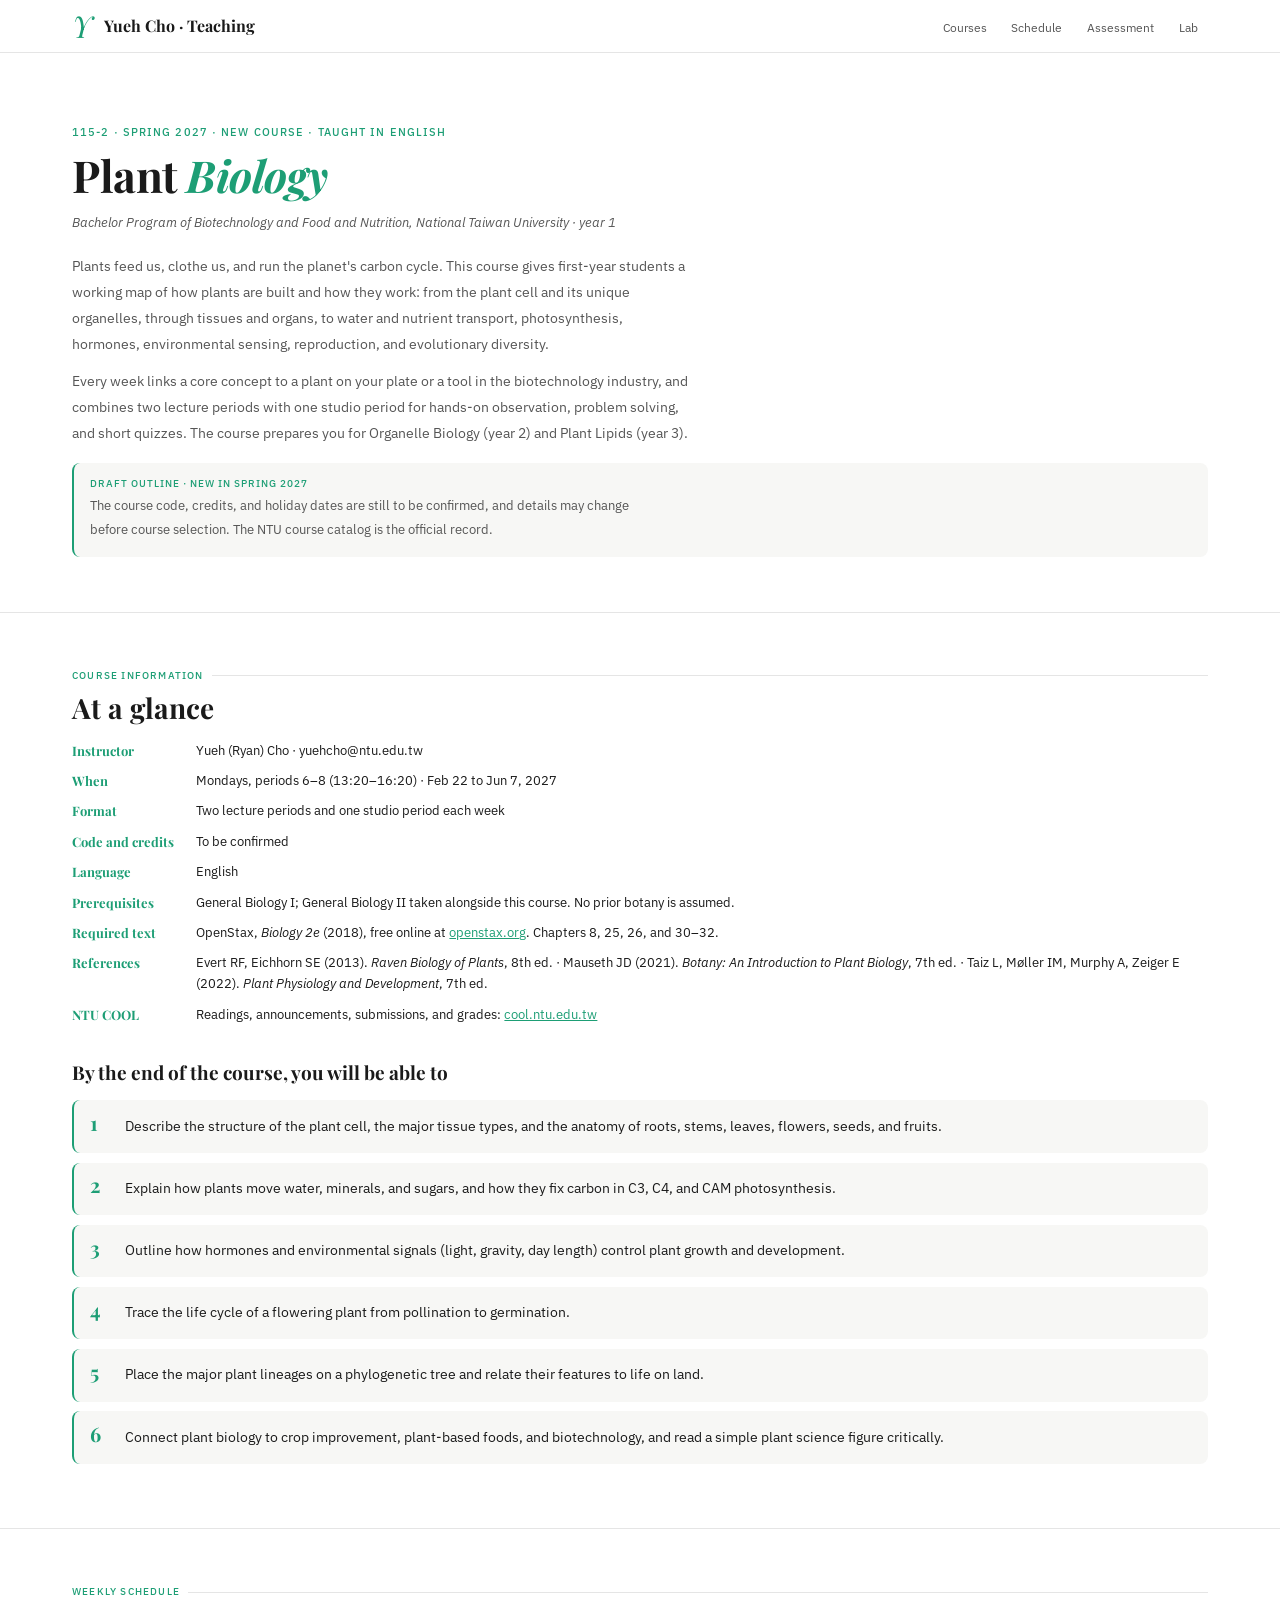
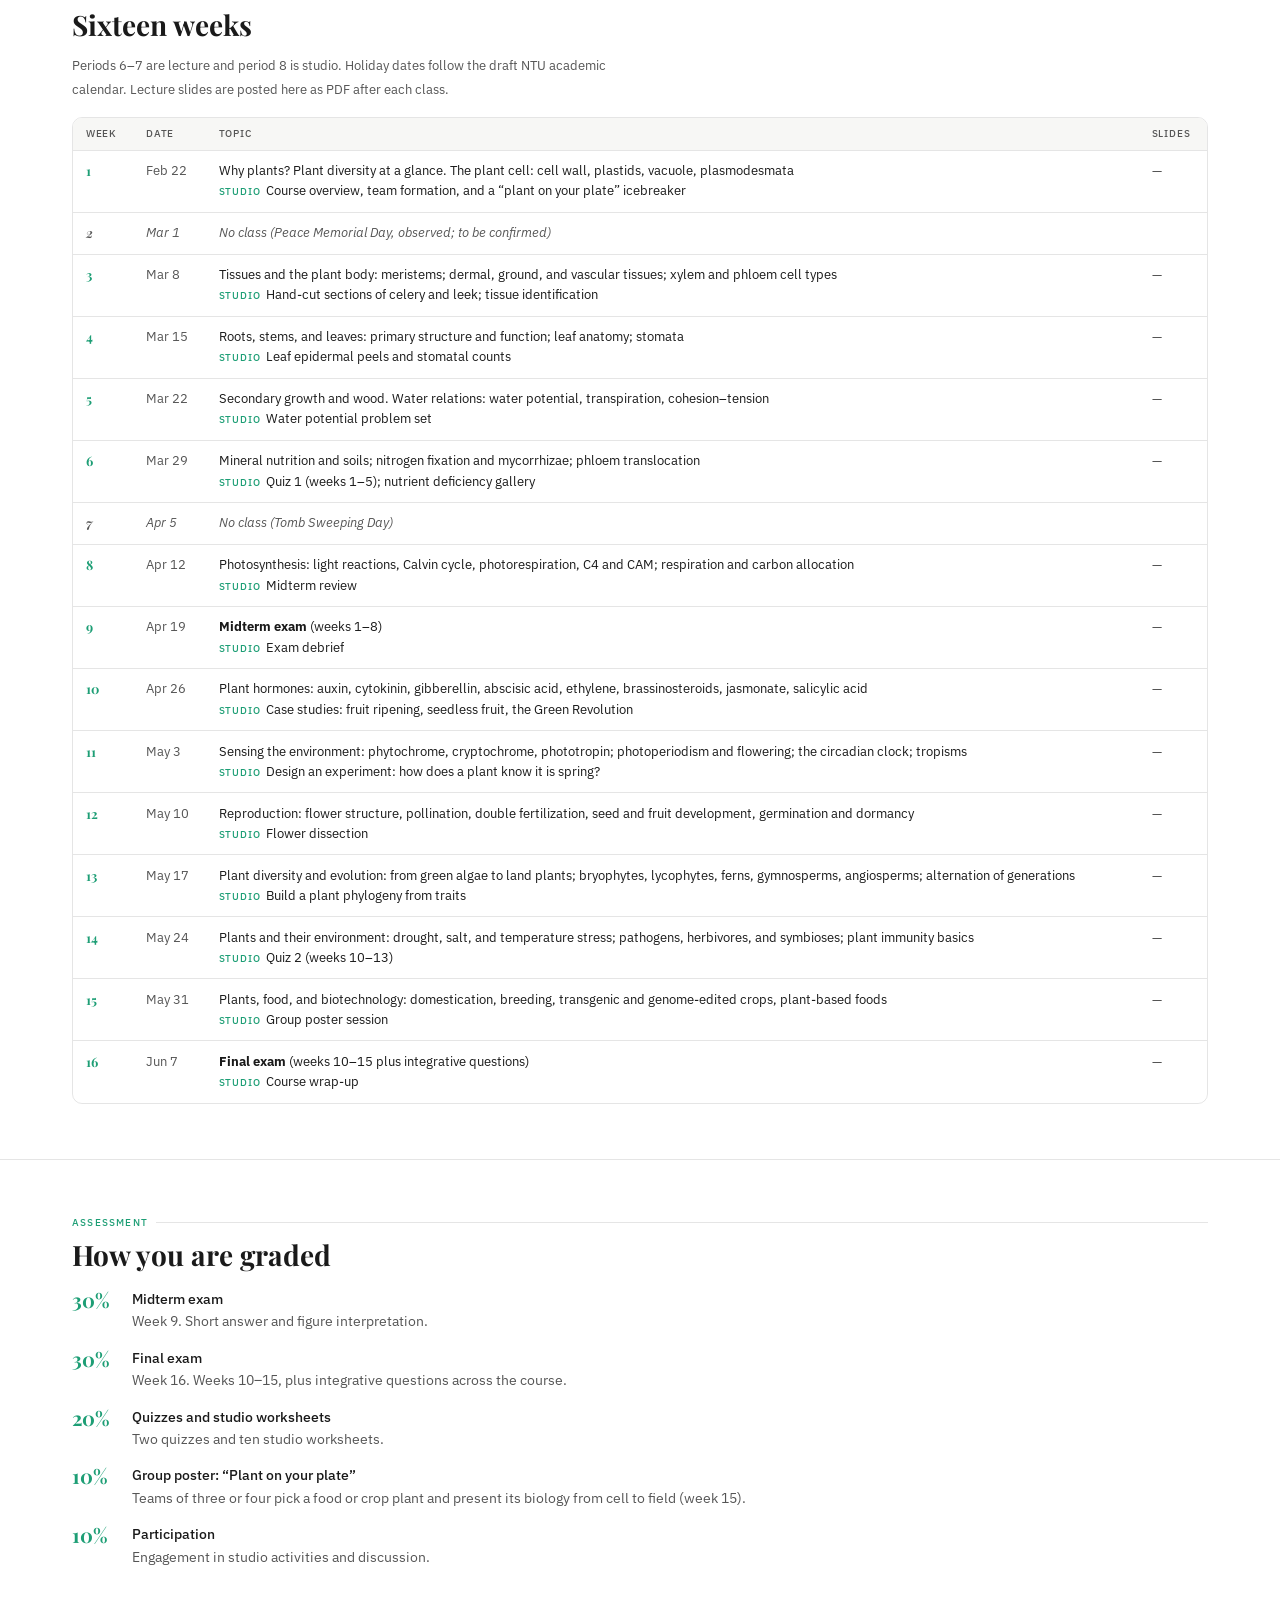
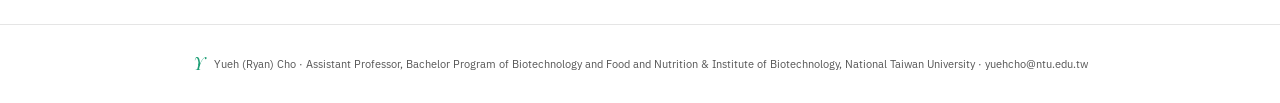
<file: plant-biology/index.html>
<!DOCTYPE html>
<html lang="en">
<head>
<meta charset="UTF-8">
<meta name="viewport" content="width=device-width, initial-scale=1.0">
<title>Plant Biology · Yueh Cho</title>
<meta name="description" content="Plant Biology (NTU, Spring 2027, new course): draft outline, weekly schedule, and assessment. Taught in English by Yueh (Ryan) Cho.">
<!-- Draft: keep out of search results until the course code and credits are confirmed -->
<meta name="robots" content="noindex, follow">
<meta name="color-scheme" content="light dark">
<meta name="author" content="Yueh Cho">
<link rel="canonical" href="https://yuehryancho.github.io/teaching/plant-biology/">
<meta property="og:title" content="Plant Biology">
<meta property="og:description" content="Draft outline, weekly schedule, and assessment. NTU, Spring 2027, taught in English by Yueh (Ryan) Cho.">
<meta property="og:type" content="website">
<meta property="og:url" content="https://yuehryancho.github.io/teaching/plant-biology/">
<meta property="og:image" content="https://yuehryancho.github.io/teaching/og-card.jpg">
<meta property="og:image:width" content="1200">
<meta property="og:image:height" content="630">
<meta name="twitter:card" content="summary_large_image">
<meta name="twitter:site" content="@RyanYuehCho">
<meta name="twitter:image" content="https://yuehryancho.github.io/teaching/og-card.jpg">
<link rel="icon" type="image/png" sizes="32x32" href="/teaching/favicon-32.png">
<link rel="icon" type="image/png" sizes="192x192" href="/teaching/favicon-192.png">
<link rel="apple-touch-icon" href="/teaching/apple-touch-icon.png">
<link rel="preconnect" href="https://fonts.googleapis.com">
<link rel="preconnect" href="https://fonts.gstatic.com" crossorigin>
<link href="https://fonts.googleapis.com/css2?family=Playfair+Display:ital,wght@0,400;0,700;1,400&family=IBM+Plex+Sans:wght@300;400;500&display=swap" rel="stylesheet">
<link rel="stylesheet" href="../assets/site.css">
</head>
<body>
<div class="site">

<nav aria-label="Main">
  <a class="nav-wordmark" href="../">
    <span class="nav-y"><i>Y</i></span>
    <span class="nav-name">Yueh Cho · Teaching</span>
  </a>
  <ul class="nav-links">
    <li><a href="../">Courses</a></li>
    <li><a href="#schedule">Schedule</a></li>
    <li><a href="#assessment">Assessment</a></li>
    <li><a href="https://yuehryancho.github.io/lab/">Lab</a></li>
  </ul>
</nav>
<header class="hero">
  <div class="hero-meta">115-2 · Spring 2027 · New course · Taught in English</div>
  <h1>Plant <em>Biology</em></h1>
  <p class="hero-unit">Bachelor Program of Biotechnology and Food and Nutrition, National Taiwan University · year&nbsp;1</p>
  <p class="hero-sub">Plants feed us, clothe us, and run the planet's carbon cycle. This course gives first-year students a working map of how plants are built and how they work: from the plant cell and its unique organelles, through tissues and organs, to water and nutrient transport, photosynthesis, hormones, environmental sensing, reproduction, and evolutionary diversity.</p>
  <p class="hero-sub">Every week links a core concept to a plant on your plate or a tool in the biotechnology industry, and combines two lecture periods with one studio period for hands-on observation, problem solving, and short quizzes. The course prepares you for Organelle Biology (year 2) and Plant Lipids (year 3).</p>
  <div class="concept draft">
    <div class="concept-lbl">Draft outline · New in Spring 2027</div>
    <p>The course code, credits, and holiday dates are still to be confirmed, and details may change before course selection. The NTU course catalog is the official record.</p>
  </div>
</header>

<section class="page-section" aria-labelledby="info">
  <div class="sl">Course information</div>
  <h2 id="info">At a glance</h2>
  <dl class="facts">
    <dt>Instructor</dt><dd>Yueh (Ryan) Cho · yuehcho@ntu.edu.tw</dd>
    <dt>When</dt><dd>Mondays, periods 6–8 (13:20–16:20) · Feb 22 to Jun 7, 2027</dd>
    <dt>Format</dt><dd>Two lecture periods and one studio period each week</dd>
    <dt>Code and credits</dt><dd>To be confirmed</dd>
    <dt>Language</dt><dd>English</dd>
    <dt>Prerequisites</dt><dd>General Biology I; General Biology II taken alongside this course. No prior botany is assumed.</dd>
    <dt>Required text</dt><dd>OpenStax, <i>Biology 2e</i> (2018), free online at <a href="https://openstax.org/details/books/biology-2e">openstax.org</a>. Chapters 8, 25, 26, and 30–32.</dd>
    <dt>References</dt><dd>Evert RF, Eichhorn SE (2013). <i>Raven Biology of Plants</i>, 8th ed. · Mauseth JD (2021). <i>Botany: An Introduction to Plant Biology</i>, 7th ed. · Taiz L, Møller IM, Murphy A, Zeiger E (2022). <i>Plant Physiology and Development</i>, 7th ed.</dd>
    <dt>NTU COOL</dt><dd>Readings, announcements, submissions, and grades: <a href="https://cool.ntu.edu.tw/">cool.ntu.edu.tw</a></dd>
  </dl>

  <h3 style="margin-top:2.2rem">By the end of the course, you will be able to</h3>
  <ol class="objectives">
    <li>Describe the structure of the plant cell, the major tissue types, and the anatomy of roots, stems, leaves, flowers, seeds, and fruits.</li>
    <li>Explain how plants move water, minerals, and sugars, and how they fix carbon in C3, C4, and CAM photosynthesis.</li>
    <li>Outline how hormones and environmental signals (light, gravity, day length) control plant growth and development.</li>
    <li>Trace the life cycle of a flowering plant from pollination to germination.</li>
    <li>Place the major plant lineages on a phylogenetic tree and relate their features to life on land.</li>
    <li>Connect plant biology to crop improvement, plant-based foods, and biotechnology, and read a simple plant science figure critically.</li>
  </ol>
</section>

<section class="page-section" aria-labelledby="schedule">
  <div class="sl">Weekly schedule</div>
  <h2 id="schedule">Sixteen weeks</h2>
  <p class="note">Periods 6–7 are lecture and period 8 is studio. Holiday dates follow the draft NTU academic calendar. Lecture slides are posted here as PDF after each class.</p>
  <div class="tbl">
    <table>
      <thead><tr><th scope="col">Week</th><th scope="col">Date</th><th scope="col">Topic</th><th scope="col">Slides</th></tr></thead>
      <tbody>
        <tr data-date="2027-02-22"><td class="wk">1</td><td class="dt">Feb 22</td><td>Why plants? Plant diversity at a glance. The plant cell: cell wall, plastids, vacuole, plasmodesmata<div class="aside"><span class="mod">Studio</span>Course overview, team formation, and a “plant on your plate” icebreaker</div></td><td class="slides">—</td></tr>
        <tr class="off" data-date="2027-03-01"><td class="wk">2</td><td class="dt">Mar 1</td><td>No class (Peace Memorial Day, observed; to be confirmed)</td><td class="slides"></td></tr>
        <tr data-date="2027-03-08"><td class="wk">3</td><td class="dt">Mar 8</td><td>Tissues and the plant body: meristems; dermal, ground, and vascular tissues; xylem and phloem cell types<div class="aside"><span class="mod">Studio</span>Hand-cut sections of celery and leek; tissue identification</div></td><td class="slides">—</td></tr>
        <tr data-date="2027-03-15"><td class="wk">4</td><td class="dt">Mar 15</td><td>Roots, stems, and leaves: primary structure and function; leaf anatomy; stomata<div class="aside"><span class="mod">Studio</span>Leaf epidermal peels and stomatal counts</div></td><td class="slides">—</td></tr>
        <tr data-date="2027-03-22"><td class="wk">5</td><td class="dt">Mar 22</td><td>Secondary growth and wood. Water relations: water potential, transpiration, cohesion–tension<div class="aside"><span class="mod">Studio</span>Water potential problem set</div></td><td class="slides">—</td></tr>
        <tr data-date="2027-03-29"><td class="wk">6</td><td class="dt">Mar 29</td><td>Mineral nutrition and soils; nitrogen fixation and mycorrhizae; phloem translocation<div class="aside"><span class="mod">Studio</span>Quiz 1 (weeks 1–5); nutrient deficiency gallery</div></td><td class="slides">—</td></tr>
        <tr class="off" data-date="2027-04-05"><td class="wk">7</td><td class="dt">Apr 5</td><td>No class (Tomb Sweeping Day)</td><td class="slides"></td></tr>
        <tr data-date="2027-04-12"><td class="wk">8</td><td class="dt">Apr 12</td><td>Photosynthesis: light reactions, Calvin cycle, photorespiration, C4 and CAM; respiration and carbon allocation<div class="aside"><span class="mod">Studio</span>Midterm review</div></td><td class="slides">—</td></tr>
        <tr data-date="2027-04-19"><td class="wk">9</td><td class="dt">Apr 19</td><td><strong>Midterm exam</strong> (weeks 1–8)<div class="aside"><span class="mod">Studio</span>Exam debrief</div></td><td class="slides">—</td></tr>
        <tr data-date="2027-04-26"><td class="wk">10</td><td class="dt">Apr 26</td><td>Plant hormones: auxin, cytokinin, gibberellin, abscisic acid, ethylene, brassinosteroids, jasmonate, salicylic acid<div class="aside"><span class="mod">Studio</span>Case studies: fruit ripening, seedless fruit, the Green Revolution</div></td><td class="slides">—</td></tr>
        <tr data-date="2027-05-03"><td class="wk">11</td><td class="dt">May 3</td><td>Sensing the environment: phytochrome, cryptochrome, phototropin; photoperiodism and flowering; the circadian clock; tropisms<div class="aside"><span class="mod">Studio</span>Design an experiment: how does a plant know it is spring?</div></td><td class="slides">—</td></tr>
        <tr data-date="2027-05-10"><td class="wk">12</td><td class="dt">May 10</td><td>Reproduction: flower structure, pollination, double fertilization, seed and fruit development, germination and dormancy<div class="aside"><span class="mod">Studio</span>Flower dissection</div></td><td class="slides">—</td></tr>
        <tr data-date="2027-05-17"><td class="wk">13</td><td class="dt">May 17</td><td>Plant diversity and evolution: from green algae to land plants; bryophytes, lycophytes, ferns, gymnosperms, angiosperms; alternation of generations<div class="aside"><span class="mod">Studio</span>Build a plant phylogeny from traits</div></td><td class="slides">—</td></tr>
        <tr data-date="2027-05-24"><td class="wk">14</td><td class="dt">May 24</td><td>Plants and their environment: drought, salt, and temperature stress; pathogens, herbivores, and symbioses; plant immunity basics<div class="aside"><span class="mod">Studio</span>Quiz 2 (weeks 10–13)</div></td><td class="slides">—</td></tr>
        <tr data-date="2027-05-31"><td class="wk">15</td><td class="dt">May 31</td><td>Plants, food, and biotechnology: domestication, breeding, transgenic and genome-edited crops, plant-based foods<div class="aside"><span class="mod">Studio</span>Group poster session</div></td><td class="slides">—</td></tr>
        <tr data-date="2027-06-07"><td class="wk">16</td><td class="dt">Jun 7</td><td><strong>Final exam</strong> (weeks 10–15 plus integrative questions)<div class="aside"><span class="mod">Studio</span>Course wrap-up</div></td><td class="slides">—</td></tr>
      </tbody>
    </table>
  </div>
</section>

<section class="page-section" aria-labelledby="assessment">
  <div class="sl">Assessment</div>
  <h2 id="assessment">How you are graded</h2>
  <dl class="grades">
    <dt>30%</dt><dd><strong>Midterm exam</strong>Week 9. Short answer and figure interpretation.</dd>
    <dt>30%</dt><dd><strong>Final exam</strong>Week 16. Weeks 10–15, plus integrative questions across the course.</dd>
    <dt>20%</dt><dd><strong>Quizzes and studio worksheets</strong>Two quizzes and ten studio worksheets.</dd>
    <dt>10%</dt><dd><strong>Group poster: “Plant on your plate”</strong>Teams of three or four pick a food or crop plant and present its biology from cell to field (week 15).</dd>
    <dt>10%</dt><dd><strong>Participation</strong>Engagement in studio activities and discussion.</dd>
  </dl>
</section>

<footer>
  <p><span class="footer-y"><i>Y</i></span> Yueh (Ryan) Cho · Assistant Professor, Bachelor Program of Biotechnology and Food and Nutrition &amp; Institute of Biotechnology, National Taiwan University · yuehcho@ntu.edu.tw</p>
</footer>

</div>
<script src="../assets/week.js"></script>
</body>
</html>
</file>
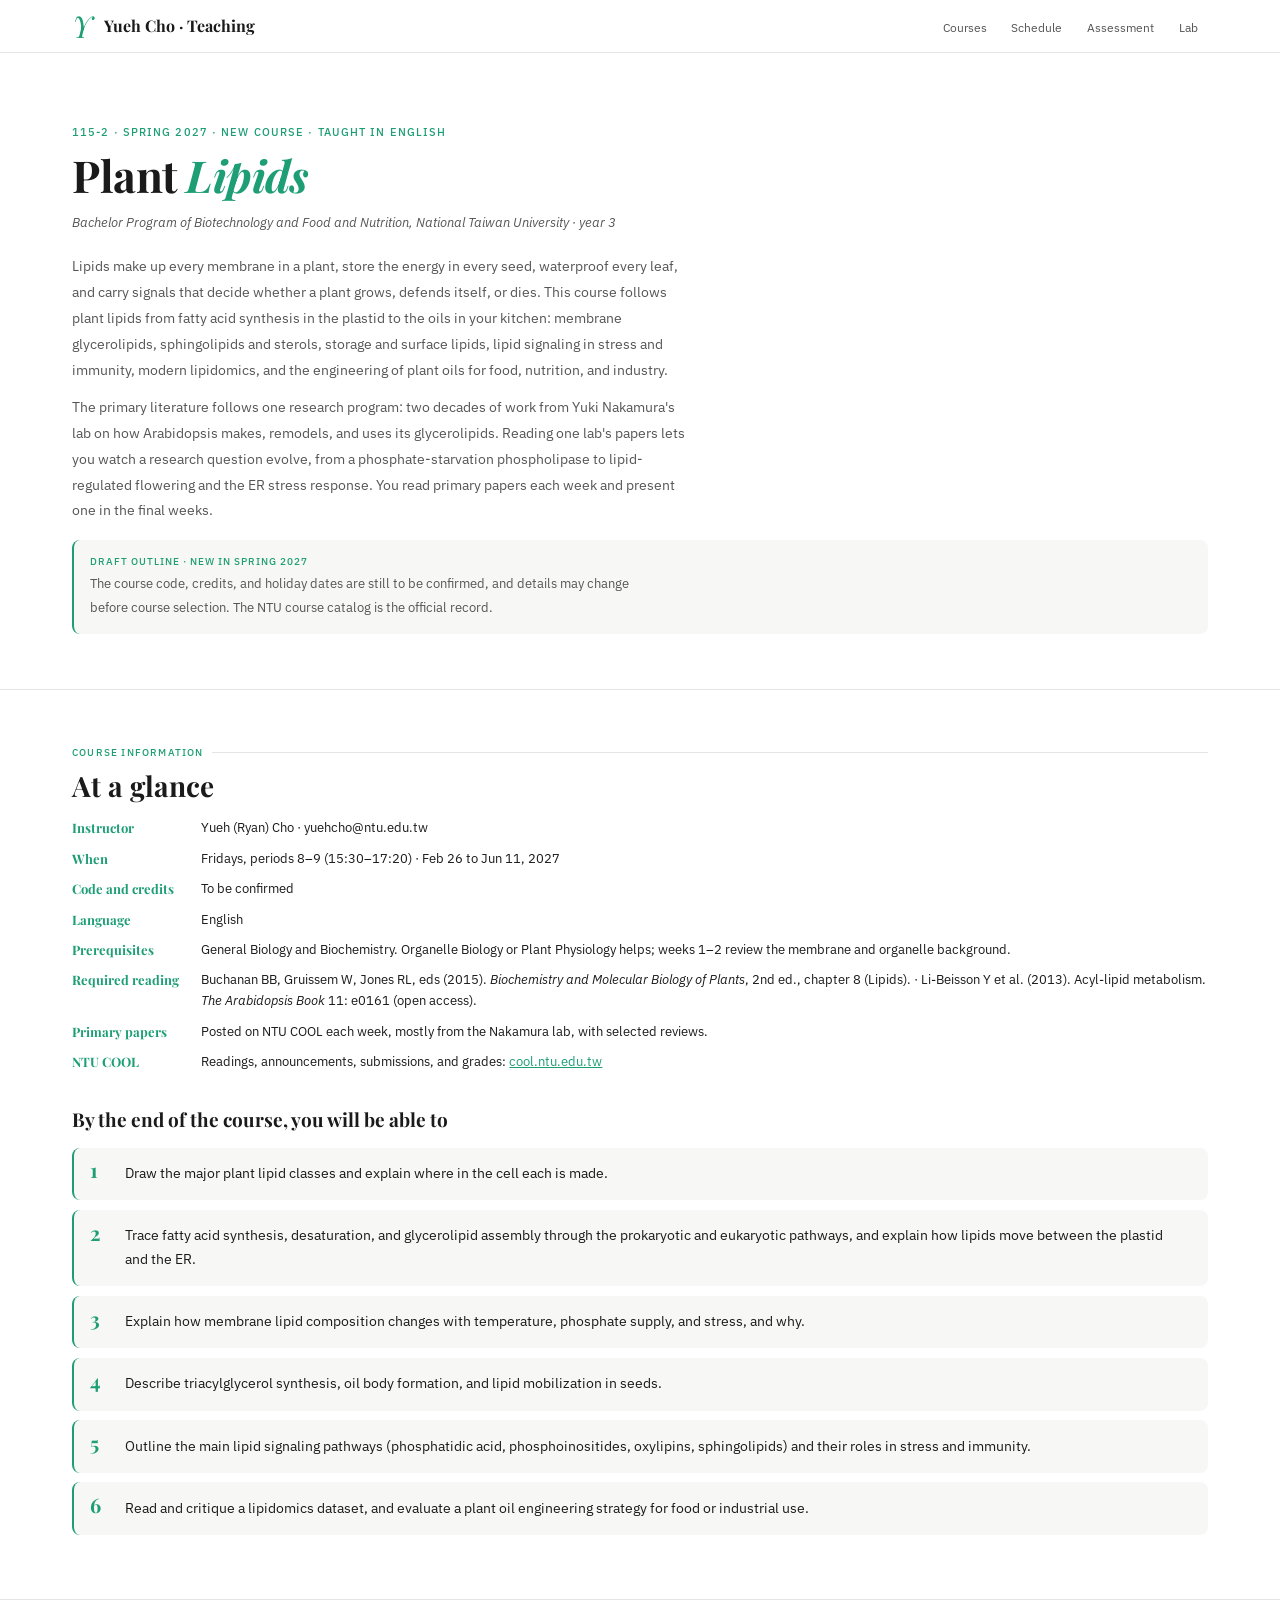
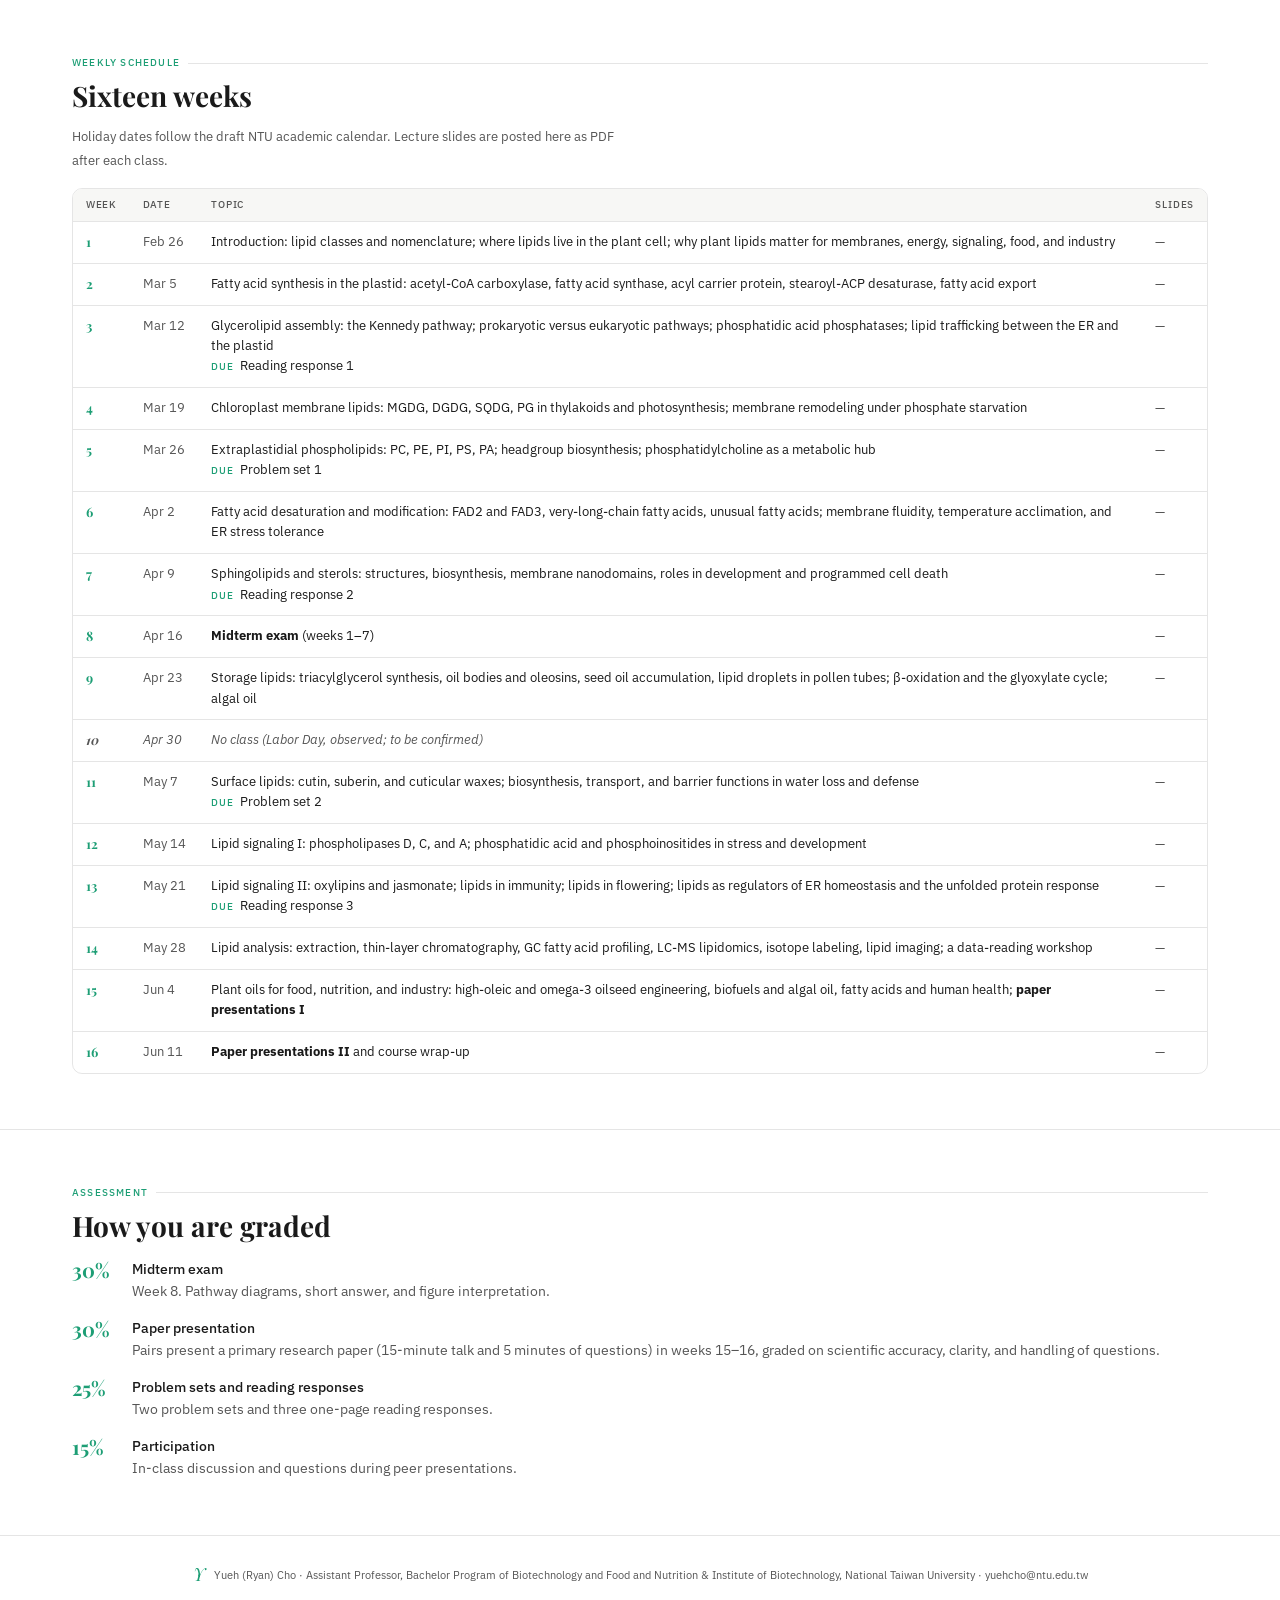
<file: plant-lipids/index.html>
<!DOCTYPE html>
<html lang="en">
<head>
<meta charset="UTF-8">
<meta name="viewport" content="width=device-width, initial-scale=1.0">
<title>Plant Lipids · Yueh Cho</title>
<meta name="description" content="Plant Lipids (NTU, Spring 2027, new course): draft outline, weekly schedule, and assessment. Taught in English by Yueh (Ryan) Cho.">
<!-- Draft: keep out of search results until the course code and credits are confirmed -->
<meta name="robots" content="noindex, follow">
<meta name="color-scheme" content="light dark">
<meta name="author" content="Yueh Cho">
<link rel="canonical" href="https://yuehryancho.github.io/teaching/plant-lipids/">
<meta property="og:title" content="Plant Lipids">
<meta property="og:description" content="Draft outline, weekly schedule, and assessment. NTU, Spring 2027, taught in English by Yueh (Ryan) Cho.">
<meta property="og:type" content="website">
<meta property="og:url" content="https://yuehryancho.github.io/teaching/plant-lipids/">
<meta property="og:image" content="https://yuehryancho.github.io/teaching/og-card.jpg">
<meta property="og:image:width" content="1200">
<meta property="og:image:height" content="630">
<meta name="twitter:card" content="summary_large_image">
<meta name="twitter:site" content="@RyanYuehCho">
<meta name="twitter:image" content="https://yuehryancho.github.io/teaching/og-card.jpg">
<link rel="icon" type="image/png" sizes="32x32" href="/teaching/favicon-32.png">
<link rel="icon" type="image/png" sizes="192x192" href="/teaching/favicon-192.png">
<link rel="apple-touch-icon" href="/teaching/apple-touch-icon.png">
<link rel="preconnect" href="https://fonts.googleapis.com">
<link rel="preconnect" href="https://fonts.gstatic.com" crossorigin>
<link href="https://fonts.googleapis.com/css2?family=Playfair+Display:ital,wght@0,400;0,700;1,400&family=IBM+Plex+Sans:wght@300;400;500&display=swap" rel="stylesheet">
<link rel="stylesheet" href="../assets/site.css">
</head>
<body>
<div class="site">

<nav aria-label="Main">
  <a class="nav-wordmark" href="../">
    <span class="nav-y"><i>Y</i></span>
    <span class="nav-name">Yueh Cho · Teaching</span>
  </a>
  <ul class="nav-links">
    <li><a href="../">Courses</a></li>
    <li><a href="#schedule">Schedule</a></li>
    <li><a href="#assessment">Assessment</a></li>
    <li><a href="https://yuehryancho.github.io/lab/">Lab</a></li>
  </ul>
</nav>
<header class="hero">
  <div class="hero-meta">115-2 · Spring 2027 · New course · Taught in English</div>
  <h1>Plant <em>Lipids</em></h1>
  <p class="hero-unit">Bachelor Program of Biotechnology and Food and Nutrition, National Taiwan University · year&nbsp;3</p>
  <p class="hero-sub">Lipids make up every membrane in a plant, store the energy in every seed, waterproof every leaf, and carry signals that decide whether a plant grows, defends itself, or dies. This course follows plant lipids from fatty acid synthesis in the plastid to the oils in your kitchen: membrane glycerolipids, sphingolipids and sterols, storage and surface lipids, lipid signaling in stress and immunity, modern lipidomics, and the engineering of plant oils for food, nutrition, and industry.</p>
  <p class="hero-sub">The primary literature follows one research program: two decades of work from Yuki Nakamura's lab on how Arabidopsis makes, remodels, and uses its glycerolipids. Reading one lab's papers lets you watch a research question evolve, from a phosphate-starvation phospholipase to lipid-regulated flowering and the ER stress response. You read primary papers each week and present one in the final weeks.</p>
  <div class="concept draft">
    <div class="concept-lbl">Draft outline · New in Spring 2027</div>
    <p>The course code, credits, and holiday dates are still to be confirmed, and details may change before course selection. The NTU course catalog is the official record.</p>
  </div>
</header>

<section class="page-section" aria-labelledby="info">
  <div class="sl">Course information</div>
  <h2 id="info">At a glance</h2>
  <dl class="facts">
    <dt>Instructor</dt><dd>Yueh (Ryan) Cho · yuehcho@ntu.edu.tw</dd>
    <dt>When</dt><dd>Fridays, periods 8–9 (15:30–17:20) · Feb 26 to Jun 11, 2027</dd>
    <dt>Code and credits</dt><dd>To be confirmed</dd>
    <dt>Language</dt><dd>English</dd>
    <dt>Prerequisites</dt><dd>General Biology and Biochemistry. Organelle Biology or Plant Physiology helps; weeks 1–2 review the membrane and organelle background.</dd>
    <dt>Required reading</dt><dd>Buchanan BB, Gruissem W, Jones RL, eds (2015). <i>Biochemistry and Molecular Biology of Plants</i>, 2nd ed., chapter 8 (Lipids). · Li-Beisson Y et al. (2013). Acyl-lipid metabolism. <i>The Arabidopsis Book</i> 11: e0161 (open access).</dd>
    <dt>Primary papers</dt><dd>Posted on NTU COOL each week, mostly from the Nakamura lab, with selected reviews.</dd>
    <dt>NTU COOL</dt><dd>Readings, announcements, submissions, and grades: <a href="https://cool.ntu.edu.tw/">cool.ntu.edu.tw</a></dd>
  </dl>

  <h3 style="margin-top:2.2rem">By the end of the course, you will be able to</h3>
  <ol class="objectives">
    <li>Draw the major plant lipid classes and explain where in the cell each is made.</li>
    <li>Trace fatty acid synthesis, desaturation, and glycerolipid assembly through the prokaryotic and eukaryotic pathways, and explain how lipids move between the plastid and the ER.</li>
    <li>Explain how membrane lipid composition changes with temperature, phosphate supply, and stress, and why.</li>
    <li>Describe triacylglycerol synthesis, oil body formation, and lipid mobilization in seeds.</li>
    <li>Outline the main lipid signaling pathways (phosphatidic acid, phosphoinositides, oxylipins, sphingolipids) and their roles in stress and immunity.</li>
    <li>Read and critique a lipidomics dataset, and evaluate a plant oil engineering strategy for food or industrial use.</li>
  </ol>
</section>

<section class="page-section" aria-labelledby="schedule">
  <div class="sl">Weekly schedule</div>
  <h2 id="schedule">Sixteen weeks</h2>
  <p class="note">Holiday dates follow the draft NTU academic calendar. Lecture slides are posted here as PDF after each class.</p>
  <div class="tbl">
    <table>
      <thead><tr><th scope="col">Week</th><th scope="col">Date</th><th scope="col">Topic</th><th scope="col">Slides</th></tr></thead>
      <tbody>
        <tr data-date="2027-02-26"><td class="wk">1</td><td class="dt">Feb 26</td><td>Introduction: lipid classes and nomenclature; where lipids live in the plant cell; why plant lipids matter for membranes, energy, signaling, food, and industry</td><td class="slides">—</td></tr>
        <tr data-date="2027-03-05"><td class="wk">2</td><td class="dt">Mar 5</td><td>Fatty acid synthesis in the plastid: acetyl-CoA carboxylase, fatty acid synthase, acyl carrier protein, stearoyl-ACP desaturase, fatty acid export</td><td class="slides">—</td></tr>
        <tr data-date="2027-03-12"><td class="wk">3</td><td class="dt">Mar 12</td><td>Glycerolipid assembly: the Kennedy pathway; prokaryotic versus eukaryotic pathways; phosphatidic acid phosphatases; lipid trafficking between the ER and the plastid<div class="aside"><span class="mod">Due</span>Reading response 1</div></td><td class="slides">—</td></tr>
        <tr data-date="2027-03-19"><td class="wk">4</td><td class="dt">Mar 19</td><td>Chloroplast membrane lipids: MGDG, DGDG, SQDG, PG in thylakoids and photosynthesis; membrane remodeling under phosphate starvation</td><td class="slides">—</td></tr>
        <tr data-date="2027-03-26"><td class="wk">5</td><td class="dt">Mar 26</td><td>Extraplastidial phospholipids: PC, PE, PI, PS, PA; headgroup biosynthesis; phosphatidylcholine as a metabolic hub<div class="aside"><span class="mod">Due</span>Problem set 1</div></td><td class="slides">—</td></tr>
        <tr data-date="2027-04-02"><td class="wk">6</td><td class="dt">Apr 2</td><td>Fatty acid desaturation and modification: FAD2 and FAD3, very-long-chain fatty acids, unusual fatty acids; membrane fluidity, temperature acclimation, and ER stress tolerance</td><td class="slides">—</td></tr>
        <tr data-date="2027-04-09"><td class="wk">7</td><td class="dt">Apr 9</td><td>Sphingolipids and sterols: structures, biosynthesis, membrane nanodomains, roles in development and programmed cell death<div class="aside"><span class="mod">Due</span>Reading response 2</div></td><td class="slides">—</td></tr>
        <tr data-date="2027-04-16"><td class="wk">8</td><td class="dt">Apr 16</td><td><strong>Midterm exam</strong> (weeks 1–7)</td><td class="slides">—</td></tr>
        <tr data-date="2027-04-23"><td class="wk">9</td><td class="dt">Apr 23</td><td>Storage lipids: triacylglycerol synthesis, oil bodies and oleosins, seed oil accumulation, lipid droplets in pollen tubes; β-oxidation and the glyoxylate cycle; algal oil</td><td class="slides">—</td></tr>
        <tr class="off" data-date="2027-04-30"><td class="wk">10</td><td class="dt">Apr 30</td><td>No class (Labor Day, observed; to be confirmed)</td><td class="slides"></td></tr>
        <tr data-date="2027-05-07"><td class="wk">11</td><td class="dt">May 7</td><td>Surface lipids: cutin, suberin, and cuticular waxes; biosynthesis, transport, and barrier functions in water loss and defense<div class="aside"><span class="mod">Due</span>Problem set 2</div></td><td class="slides">—</td></tr>
        <tr data-date="2027-05-14"><td class="wk">12</td><td class="dt">May 14</td><td>Lipid signaling I: phospholipases D, C, and A; phosphatidic acid and phosphoinositides in stress and development</td><td class="slides">—</td></tr>
        <tr data-date="2027-05-21"><td class="wk">13</td><td class="dt">May 21</td><td>Lipid signaling II: oxylipins and jasmonate; lipids in immunity; lipids in flowering; lipids as regulators of ER homeostasis and the unfolded protein response<div class="aside"><span class="mod">Due</span>Reading response 3</div></td><td class="slides">—</td></tr>
        <tr data-date="2027-05-28"><td class="wk">14</td><td class="dt">May 28</td><td>Lipid analysis: extraction, thin-layer chromatography, GC fatty acid profiling, LC-MS lipidomics, isotope labeling, lipid imaging; a data-reading workshop</td><td class="slides">—</td></tr>
        <tr data-date="2027-06-04"><td class="wk">15</td><td class="dt">Jun 4</td><td>Plant oils for food, nutrition, and industry: high-oleic and omega-3 oilseed engineering, biofuels and algal oil, fatty acids and human health; <strong>paper presentations I</strong></td><td class="slides">—</td></tr>
        <tr data-date="2027-06-11"><td class="wk">16</td><td class="dt">Jun 11</td><td><strong>Paper presentations II</strong> and course wrap-up</td><td class="slides">—</td></tr>
      </tbody>
    </table>
  </div>
</section>

<section class="page-section" aria-labelledby="assessment">
  <div class="sl">Assessment</div>
  <h2 id="assessment">How you are graded</h2>
  <dl class="grades">
    <dt>30%</dt><dd><strong>Midterm exam</strong>Week 8. Pathway diagrams, short answer, and figure interpretation.</dd>
    <dt>30%</dt><dd><strong>Paper presentation</strong>Pairs present a primary research paper (15-minute talk and 5 minutes of questions) in weeks 15–16, graded on scientific accuracy, clarity, and handling of questions.</dd>
    <dt>25%</dt><dd><strong>Problem sets and reading responses</strong>Two problem sets and three one-page reading responses.</dd>
    <dt>15%</dt><dd><strong>Participation</strong>In-class discussion and questions during peer presentations.</dd>
  </dl>
</section>

<footer>
  <p><span class="footer-y"><i>Y</i></span> Yueh (Ryan) Cho · Assistant Professor, Bachelor Program of Biotechnology and Food and Nutrition &amp; Institute of Biotechnology, National Taiwan University · yuehcho@ntu.edu.tw</p>
</footer>

</div>
<script src="../assets/week.js"></script>
</body>
</html>
</file>
<file: assets/site.css>
/* Course pages share the lab site's tokens, type and components (yuehryancho.github.io/lab/) */
*{box-sizing:border-box;margin:0;padding:0}
:root{
  color-scheme:light dark;
  --g:#1D9E75;--gl:#E1F5EE;--gm:#0F6E56;--gd:#085041;
  --tx:#1a1a1a;--mu:#555;--bg:#fff;--bg2:#f7f7f5;
  --bd:rgba(0,0,0,0.1);
  --serif:'Playfair Display',Georgia,serif;
  --sans:'IBM Plex Sans',system-ui,sans-serif
}
body{font-family:var(--sans);color:var(--tx);background:var(--bg)}
.site{max-width:980px;margin:0 auto}
a{color:var(--g)}
:focus-visible{outline:2px solid var(--g);outline-offset:2px;border-radius:4px}

/* NAV */
nav{display:flex;align-items:center;justify-content:space-between;gap:1rem;padding:.8rem 2rem;border-bottom:.5px solid var(--bd);position:sticky;top:0;background:var(--bg);z-index:10}
.nav-wordmark{display:flex;align-items:center;gap:12px;text-decoration:none;color:var(--tx)}
.nav-y{font-family:var(--serif);font-size:30px;color:var(--g);font-style:italic;font-weight:400;line-height:.9;display:inline-block}
.nav-name{font-family:var(--serif);font-size:16px;font-weight:700;line-height:1}
.nav-links{display:flex;flex-wrap:wrap;gap:.3rem;list-style:none;align-items:center}
.nav-links a{font-size:12px;color:var(--mu);text-decoration:none;padding:5px 10px;border-radius:6px;transition:all .15s}
.nav-links a:hover,.nav-links a:focus{color:var(--tx);background:var(--bg2)}
.nav-links a[aria-current="page"]{color:var(--gd);background:var(--gl)}

/* SECTIONS */
.page-section{padding:3.5rem 2rem;border-bottom:.5px solid var(--bd)}
.page-section:last-of-type{border-bottom:none}
.hero{padding:4.5rem 2rem 3.5rem;border-bottom:.5px solid var(--bd)}
.hero-eyebrow{display:inline-flex;align-items:center;gap:7px;font-size:11px;font-weight:500;letter-spacing:.08em;text-transform:uppercase;color:var(--gd);margin-bottom:1.2rem}
.eyebrow-line{width:20px;height:1px;background:var(--g)}
h1{font-family:var(--serif);font-size:44px;line-height:1.1;letter-spacing:-.5px;margin-bottom:1rem;text-wrap:balance}
h1 em{font-style:italic;color:var(--g)}
.hero-sub{font-size:14px;color:var(--mu);line-height:1.85;max-width:620px}
.hero-meta{font-size:11px;text-transform:uppercase;letter-spacing:.1em;color:var(--g);font-weight:500;margin-bottom:.8rem}
.hero-unit{font-size:13px;color:var(--mu);font-style:italic;margin-top:-.3rem;margin-bottom:1.2rem}

/* TYPOGRAPHY */
.sl{font-size:10px;text-transform:uppercase;letter-spacing:.12em;color:var(--g);font-weight:500;margin-bottom:.6rem;display:flex;align-items:center;gap:8px}
.sl::after{content:'';flex:1;height:.5px;background:var(--bd)}
h2{font-family:var(--serif);font-size:28px;line-height:1.2;margin-bottom:.8rem;text-wrap:balance}
h3{font-family:var(--serif);font-size:19px;line-height:1.25;margin-bottom:.5rem}
p{font-size:14px;color:var(--mu);line-height:1.85;margin-bottom:.7rem;max-width:70ch}
p strong{color:var(--tx);font-weight:500}
.out-section{margin-top:2rem}
.out-section:first-of-type{margin-top:1rem}

/* COURSE CARDS (same as the lab site's .proj) */
.proj-list{display:flex;flex-direction:column;gap:16px;margin-top:1rem}
.proj{border:.5px solid var(--bd);border-radius:12px;overflow:hidden;background:var(--bg2)}
.proj-header{padding:1.2rem 1.4rem;border-bottom:.5px solid var(--bd)}
.proj-num{font-size:10px;text-transform:uppercase;letter-spacing:.1em;color:var(--g);margin-bottom:4px}
.proj-title{font-family:var(--serif);font-size:19px;line-height:1.25;margin-bottom:3px}
.proj-title a{color:var(--tx);text-decoration:none}
.proj-title a:hover{color:var(--g)}
.proj-sub{font-size:12px;color:var(--mu);font-style:italic}
.proj-body{padding:1rem 1.4rem 1.2rem}
.proj-body p{font-size:13px}
.btn-o{font-family:var(--sans);font-size:12px;font-weight:500;padding:8px 16px;border-radius:8px;background:transparent;color:var(--g);border:1px solid var(--g);text-decoration:none;display:inline-block;transition:all .2s}
.btn-o:hover{background:var(--gl)}

/* Earlier teaching at another university: all gray, so it reads as past and stays behind the NTU courses */
.sl-past{color:var(--mu)}
.proj-past .proj-num{color:var(--mu)}

/* FACTS (course logistics) */
.facts{display:grid;grid-template-columns:max-content 1fr;gap:.6rem 1.4rem;margin-top:1rem;font-size:13px}
.facts dt{color:var(--g);font-family:var(--serif);font-weight:700;font-size:13px;line-height:1.6;white-space:nowrap}
.facts dd{color:var(--tx);margin:0;line-height:1.6;min-width:0}
.facts dd i{font-style:italic}

/* OBJECTIVES */
.objectives{list-style:none;counter-reset:obj;margin-top:1rem;padding:0}
.objectives li{counter-increment:obj;position:relative;padding:.9rem 1.2rem .9rem 3.2rem;background:var(--bg2);border-left:2px solid var(--g);border-radius:8px;margin-bottom:.6rem;font-size:14px;color:var(--tx);line-height:1.7}
.objectives li::before{content:counter(obj);position:absolute;left:1rem;top:.8rem;font-family:var(--serif);font-size:20px;font-weight:700;color:var(--g);line-height:1}

/* SCHEDULE */
.note{font-size:12.5px;color:var(--mu);margin:.4rem 0 0}
.tbl{overflow-x:auto;margin-top:1rem;border:.5px solid var(--bd);border-radius:10px}
table{width:100%;border-collapse:collapse;font-size:13px;min-width:560px}
th{text-align:left;font-size:10px;text-transform:uppercase;letter-spacing:.08em;color:var(--mu);font-weight:500;padding:.6rem .8rem;background:var(--bg2);border-bottom:.5px solid var(--bd)}
td{padding:.65rem .8rem;border-bottom:.5px solid var(--bd);color:var(--tx);line-height:1.55;vertical-align:top}
tr:last-child td{border-bottom:none}
td.wk{font-family:var(--serif);font-weight:700;color:var(--g);white-space:nowrap}
td.dt{white-space:nowrap;color:var(--mu);font-variant-numeric:tabular-nums}
td.slides{white-space:nowrap;color:var(--mu)}
td.slides a{font-size:12px;font-weight:500;text-decoration:none;border-bottom:1px solid var(--gl)}
td.slides a:hover{border-bottom-color:var(--g)}
tr.off td{color:var(--mu);font-style:italic}
tr.now td{background:var(--gl)}
tr.now td.wk::after{content:"This week";display:block;font-family:var(--sans);font-size:9.5px;font-weight:500;text-transform:uppercase;letter-spacing:.08em;color:var(--gd)}
.mod{font-size:10px;text-transform:uppercase;letter-spacing:.08em;color:var(--g);font-weight:500;margin-right:6px}

/* ASSESSMENT */
.grades{display:grid;grid-template-columns:max-content 1fr;gap:.9rem 1.4rem;margin-top:1rem;font-size:13.5px}
.grades dt{font-family:var(--serif);font-weight:700;color:var(--g);font-size:20px;line-height:1.2;font-variant-numeric:tabular-nums}
.grades dd{margin:0;line-height:1.65;color:var(--mu);min-width:0}
.grades dd strong{display:block;color:var(--tx);font-weight:500}
.concept{background:var(--bg2);border-radius:8px;padding:.9rem 1rem;margin:1rem 0 0;border-left:2px solid var(--g)}
.concept-lbl{font-size:10px;text-transform:uppercase;letter-spacing:.1em;color:var(--g);font-weight:500;margin-bottom:4px}
.concept p{margin:0;font-size:13px}

footer{text-align:center;padding:1.5rem 2rem;font-size:11px;color:var(--mu);border-top:.5px solid var(--bd)}
footer p{font-size:11px;margin:0 auto;max-width:none;line-height:1.7}
footer .footer-y{font-family:var(--serif);font-size:18px;color:var(--g);font-style:italic;display:inline-block;margin-right:6px;vertical-align:-2px}

/* DARK MODE - follows OS preference, as on the lab site */
@media (prefers-color-scheme: dark){
  :root{
    --bg:#0d1117;--bg2:#161b22;
    --tx:#e6edf3;--mu:#9aa3ad;
    --bd:rgba(255,255,255,0.14);
    --gl:rgba(29,158,117,0.18);
    --gm:#2DBE8C;--gd:#6ED5B5
  }
}

@media(max-width:640px){
  nav{padding:.7rem 1rem;flex-wrap:wrap}
  .page-section{padding:2.5rem 1rem}
  .hero{padding:3rem 1rem 2.5rem}
  h1{font-size:32px}
  h2{font-size:24px}
  table{min-width:0}
  th,td{padding:.55rem .5rem}
  .facts,.grades{grid-template-columns:1fr;gap:.15rem 0}
  .facts dt,.grades dt{margin-top:.7rem}
  .facts dt:first-of-type,.grades dt:first-of-type{margin-top:0}
}
@media (prefers-reduced-motion: reduce){*{transition:none!important}}

/* WIDE SCREENS: 1200 px content; the nav bar and the divider lines run the full width of the window */
html{overflow-x:clip}
.site{max-width:1200px}
nav{box-shadow:0 0 0 100vmax var(--bg);clip-path:inset(0 -100vmax);border-bottom:none}
.hero,.page-section,footer{position:relative}
.hero,.page-section{border-bottom:none}
footer{border-top:none}
nav::after,.hero::after,.page-section::after,footer::before{content:'';position:absolute;left:50%;width:100vw;transform:translateX(-50%);border-bottom:.5px solid var(--bd);pointer-events:none}
nav::after,.hero::after,.page-section::after{bottom:0}
footer::before{top:0}
.page-section:last-of-type::after{display:none}
</file>
